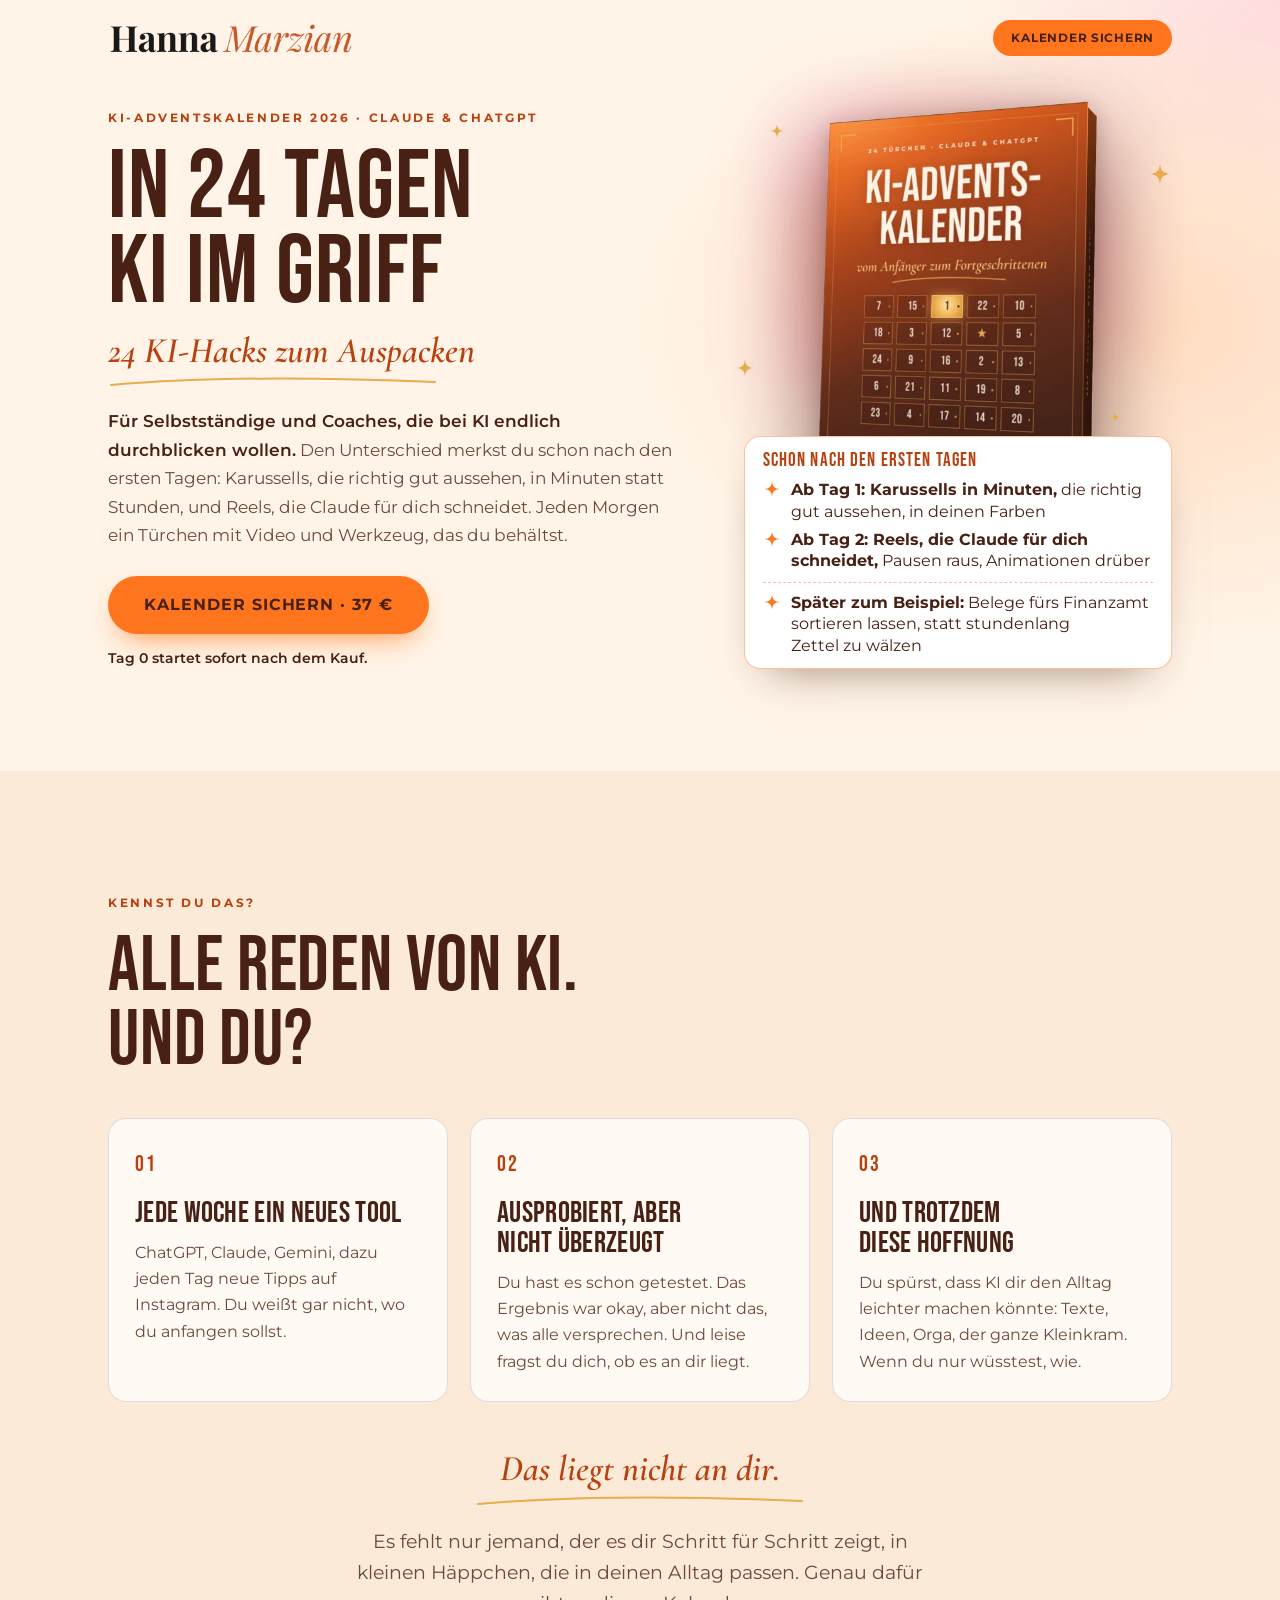
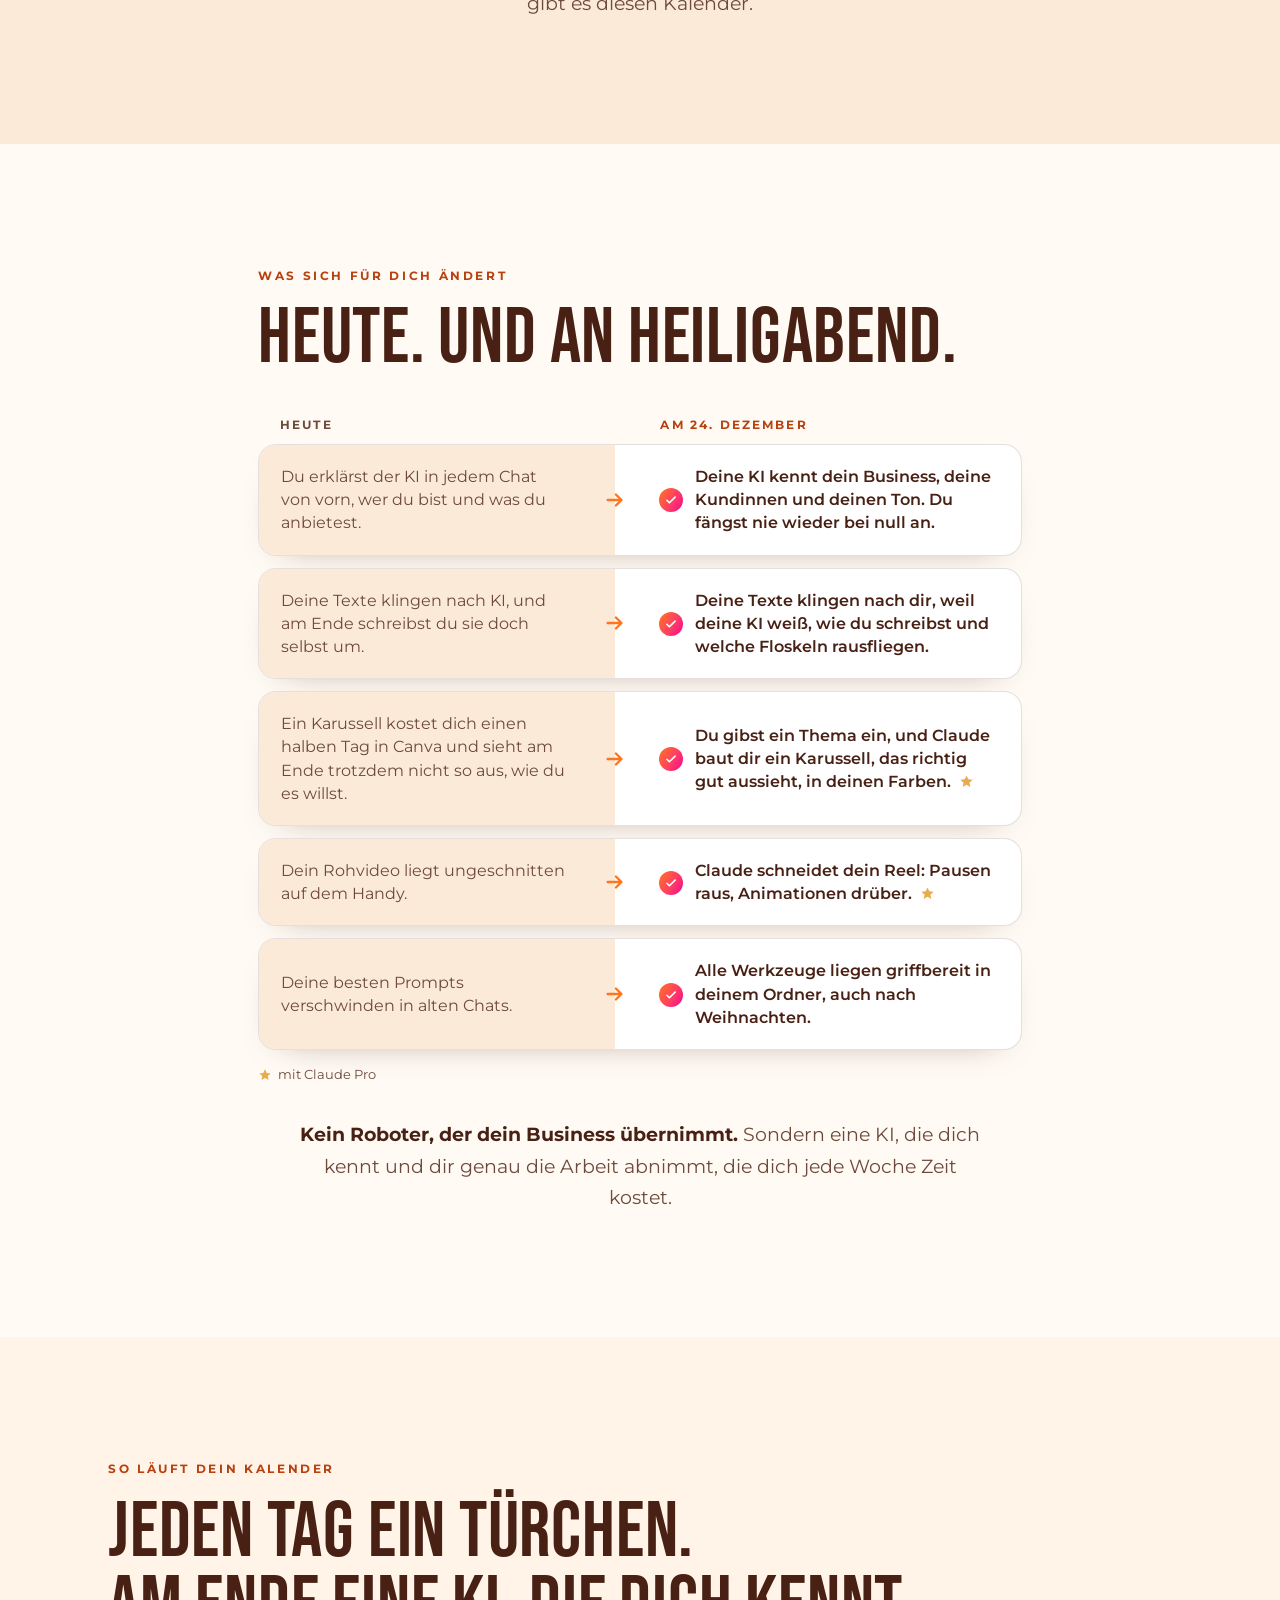
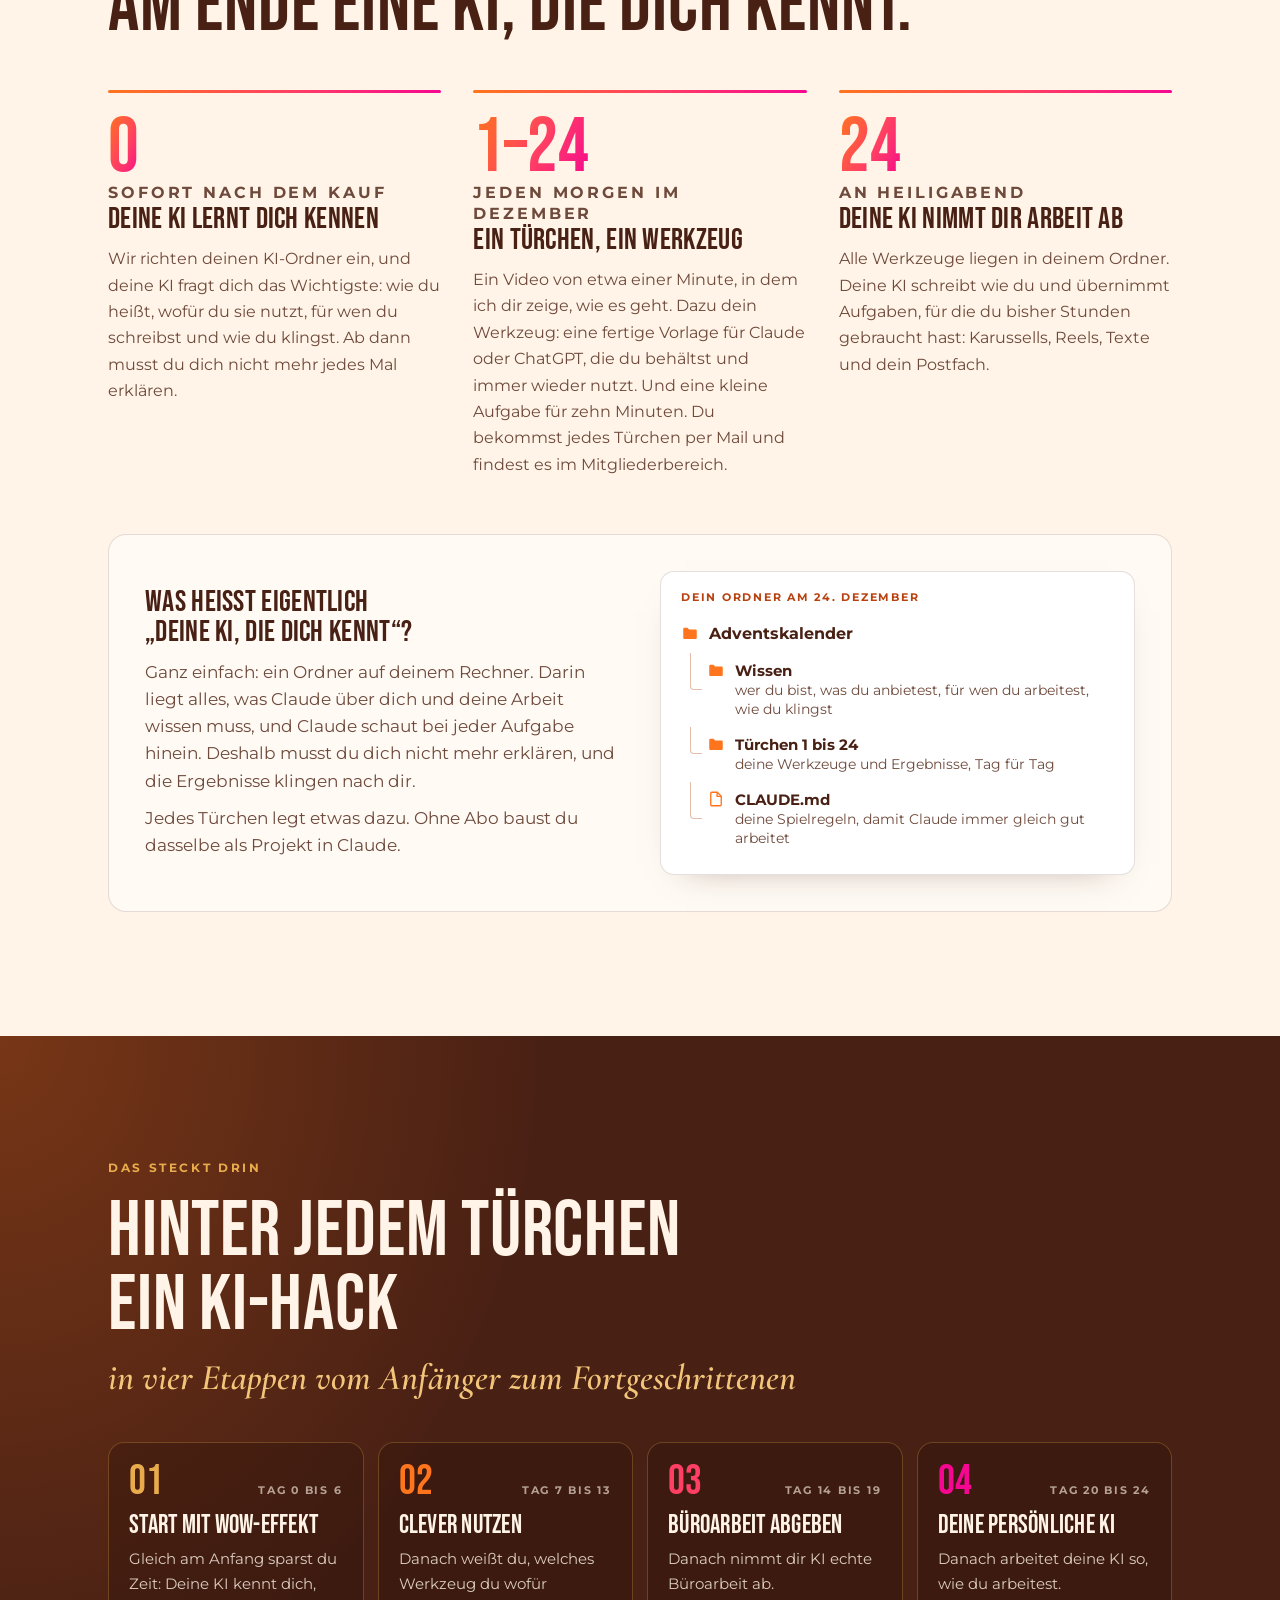
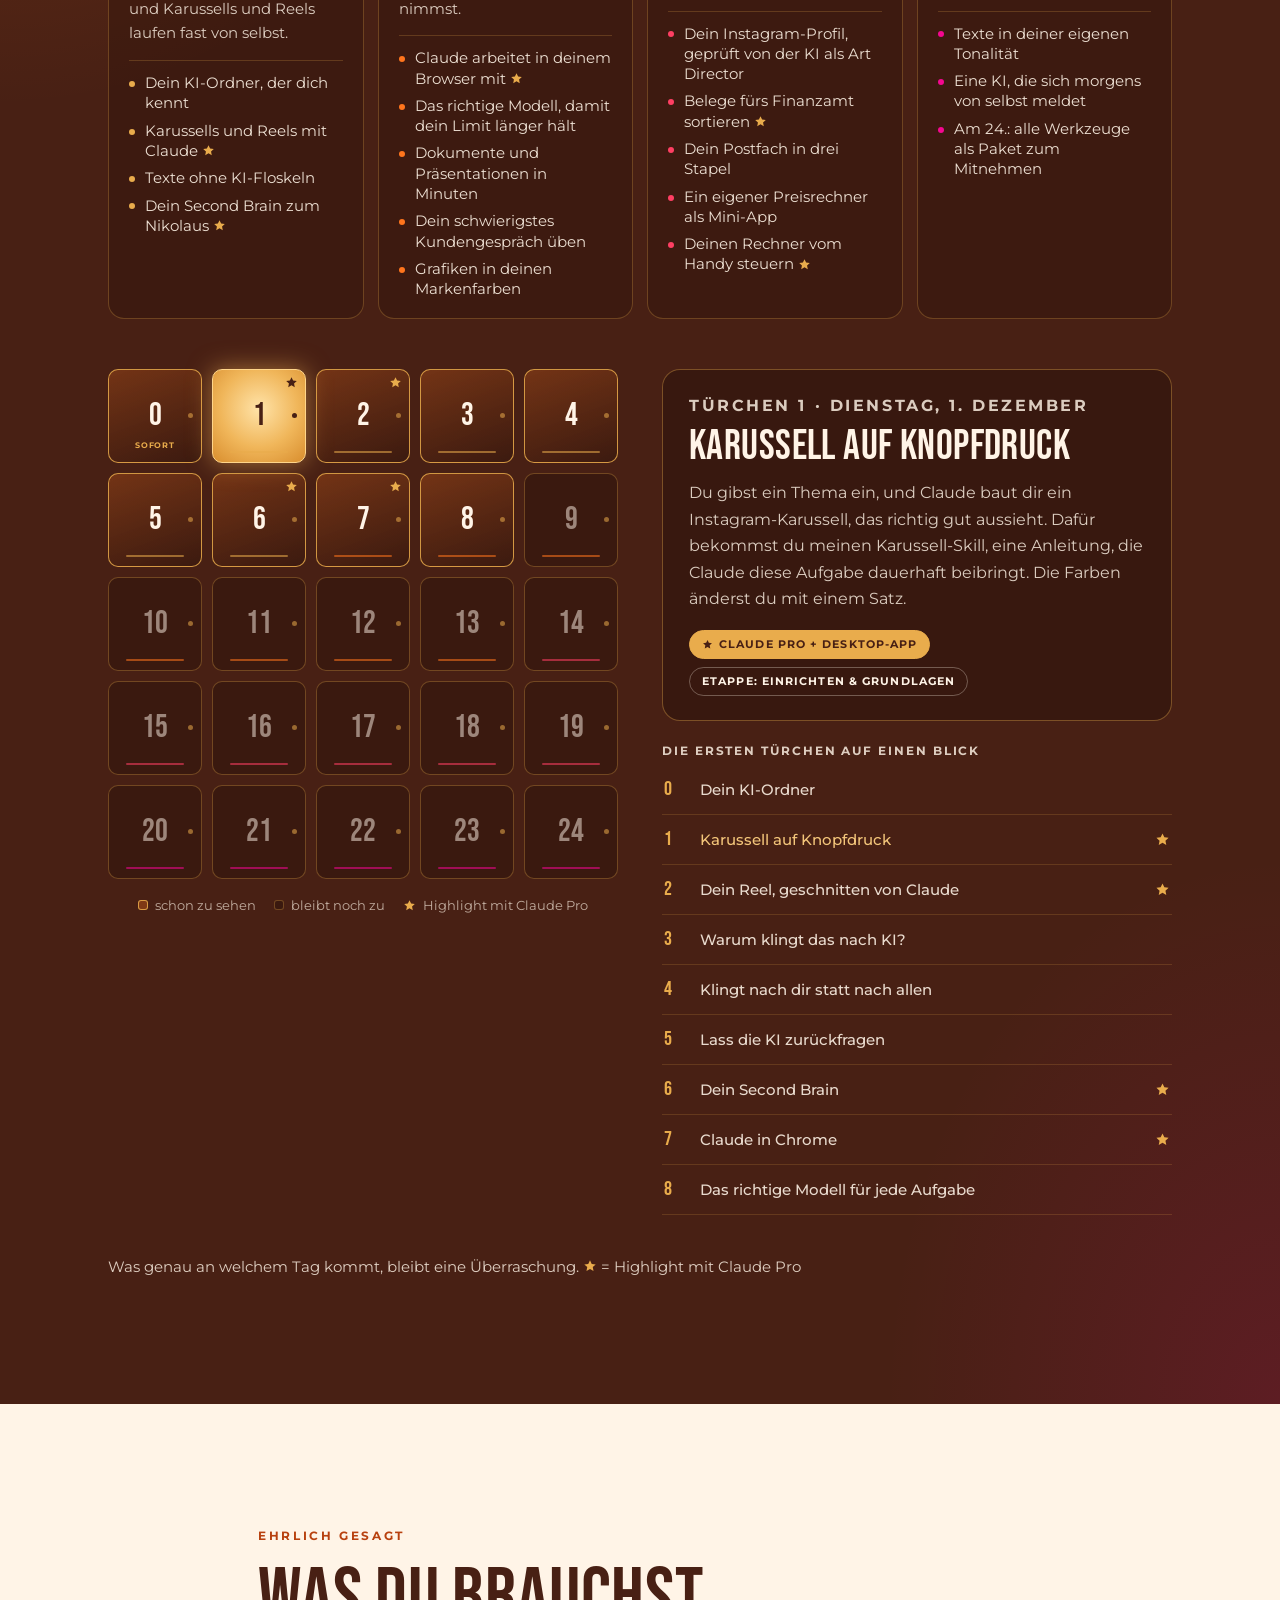
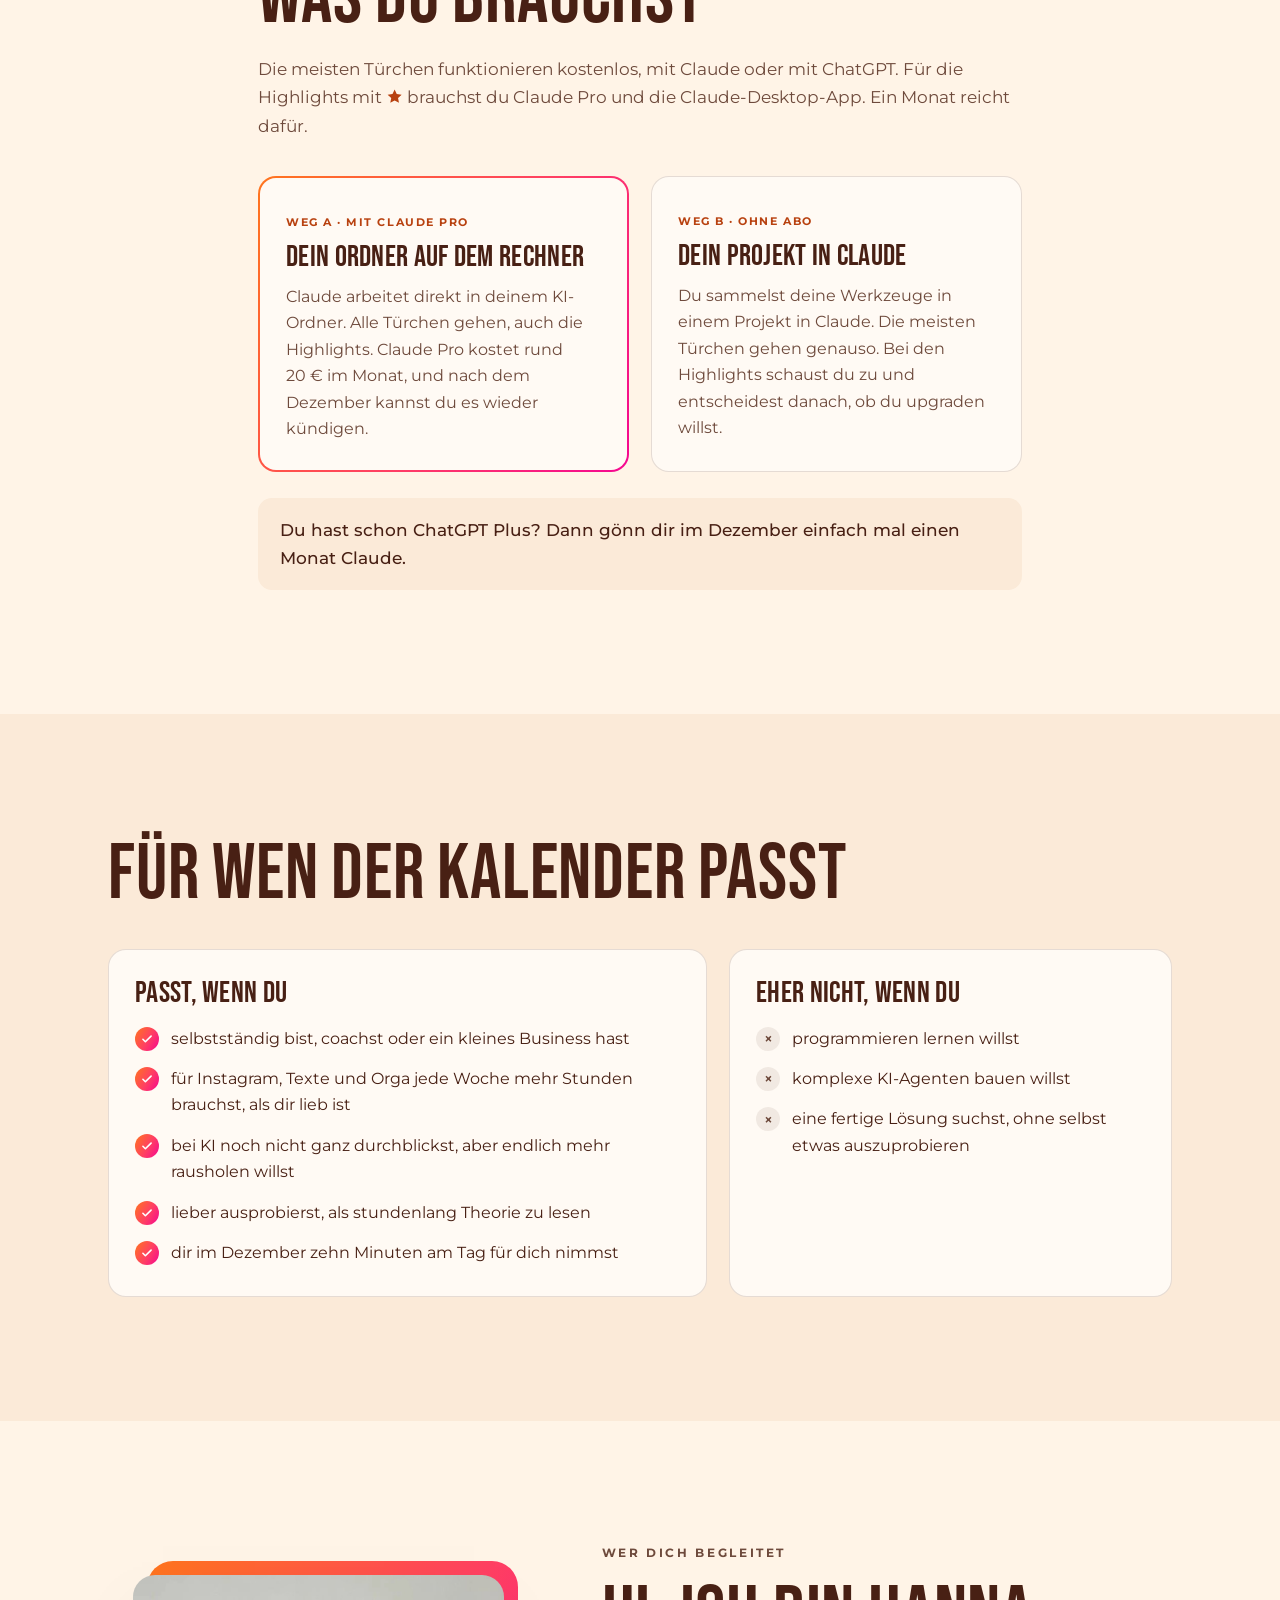
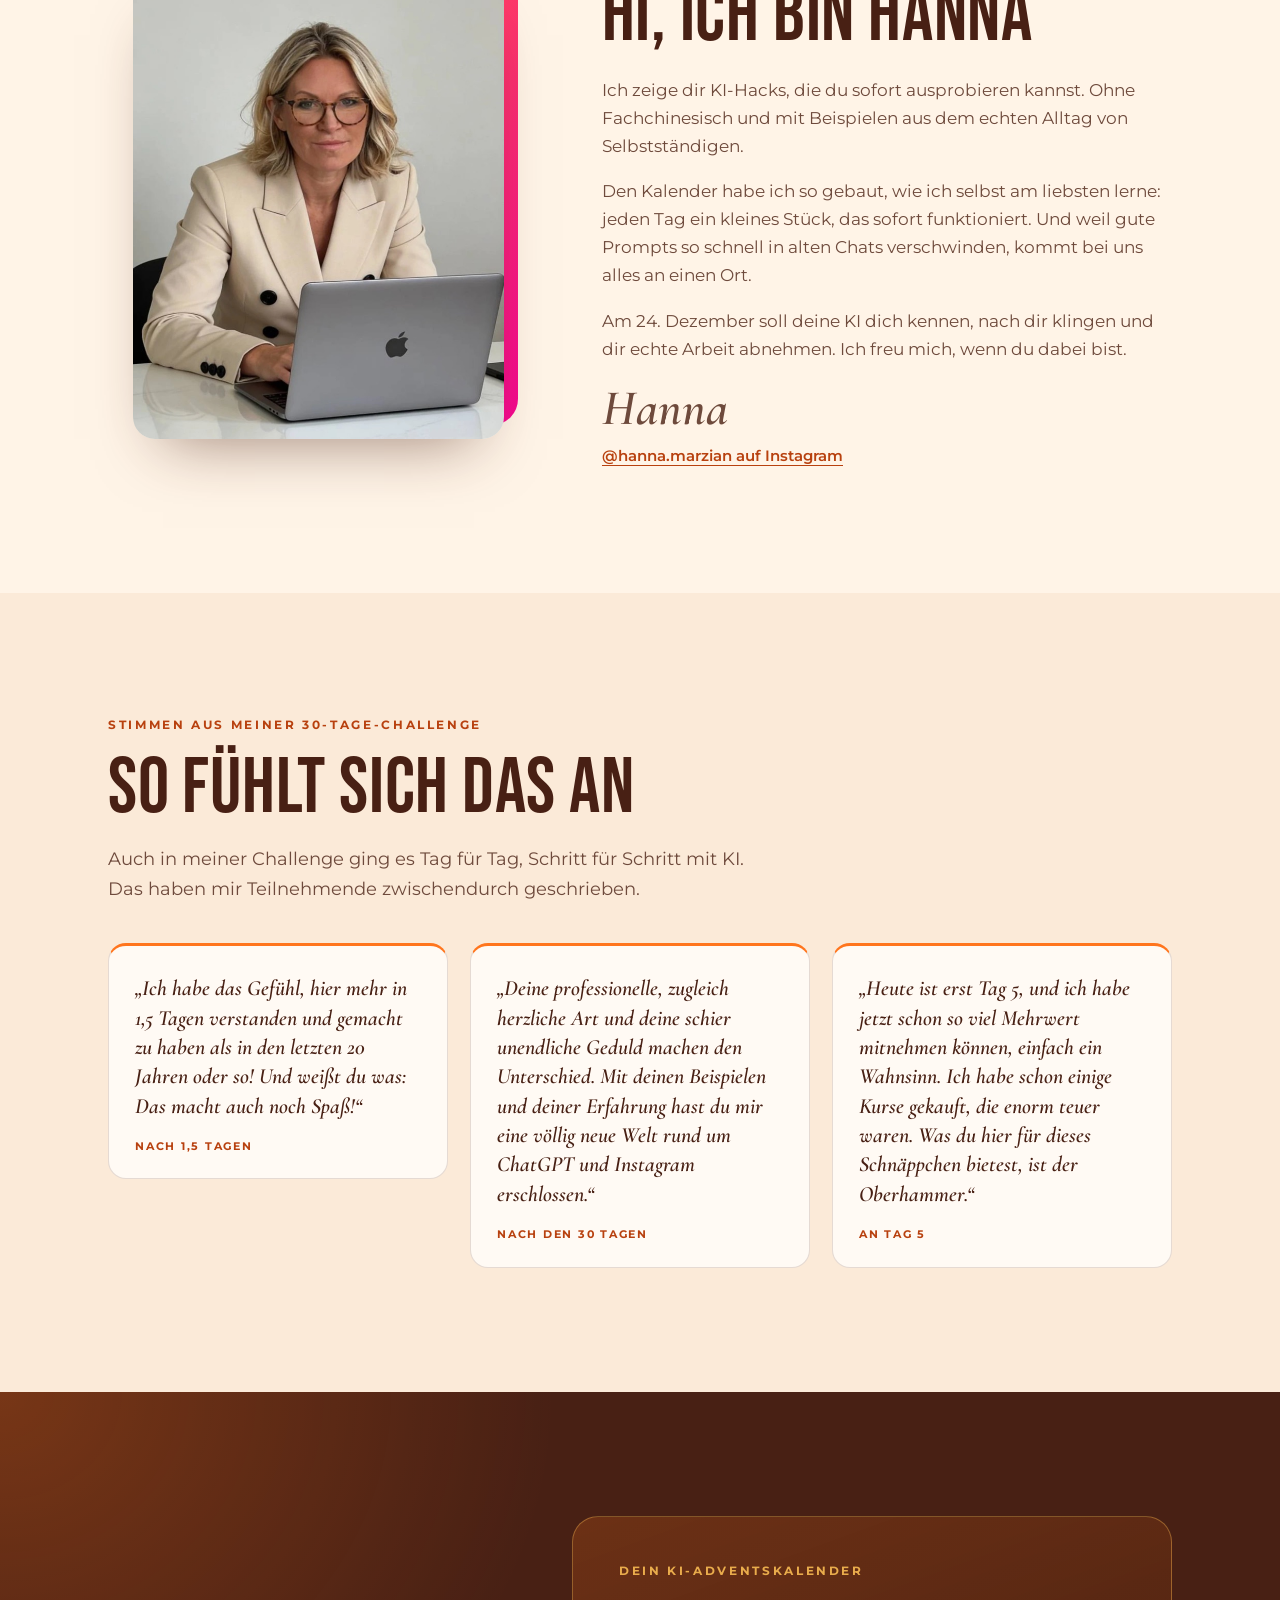
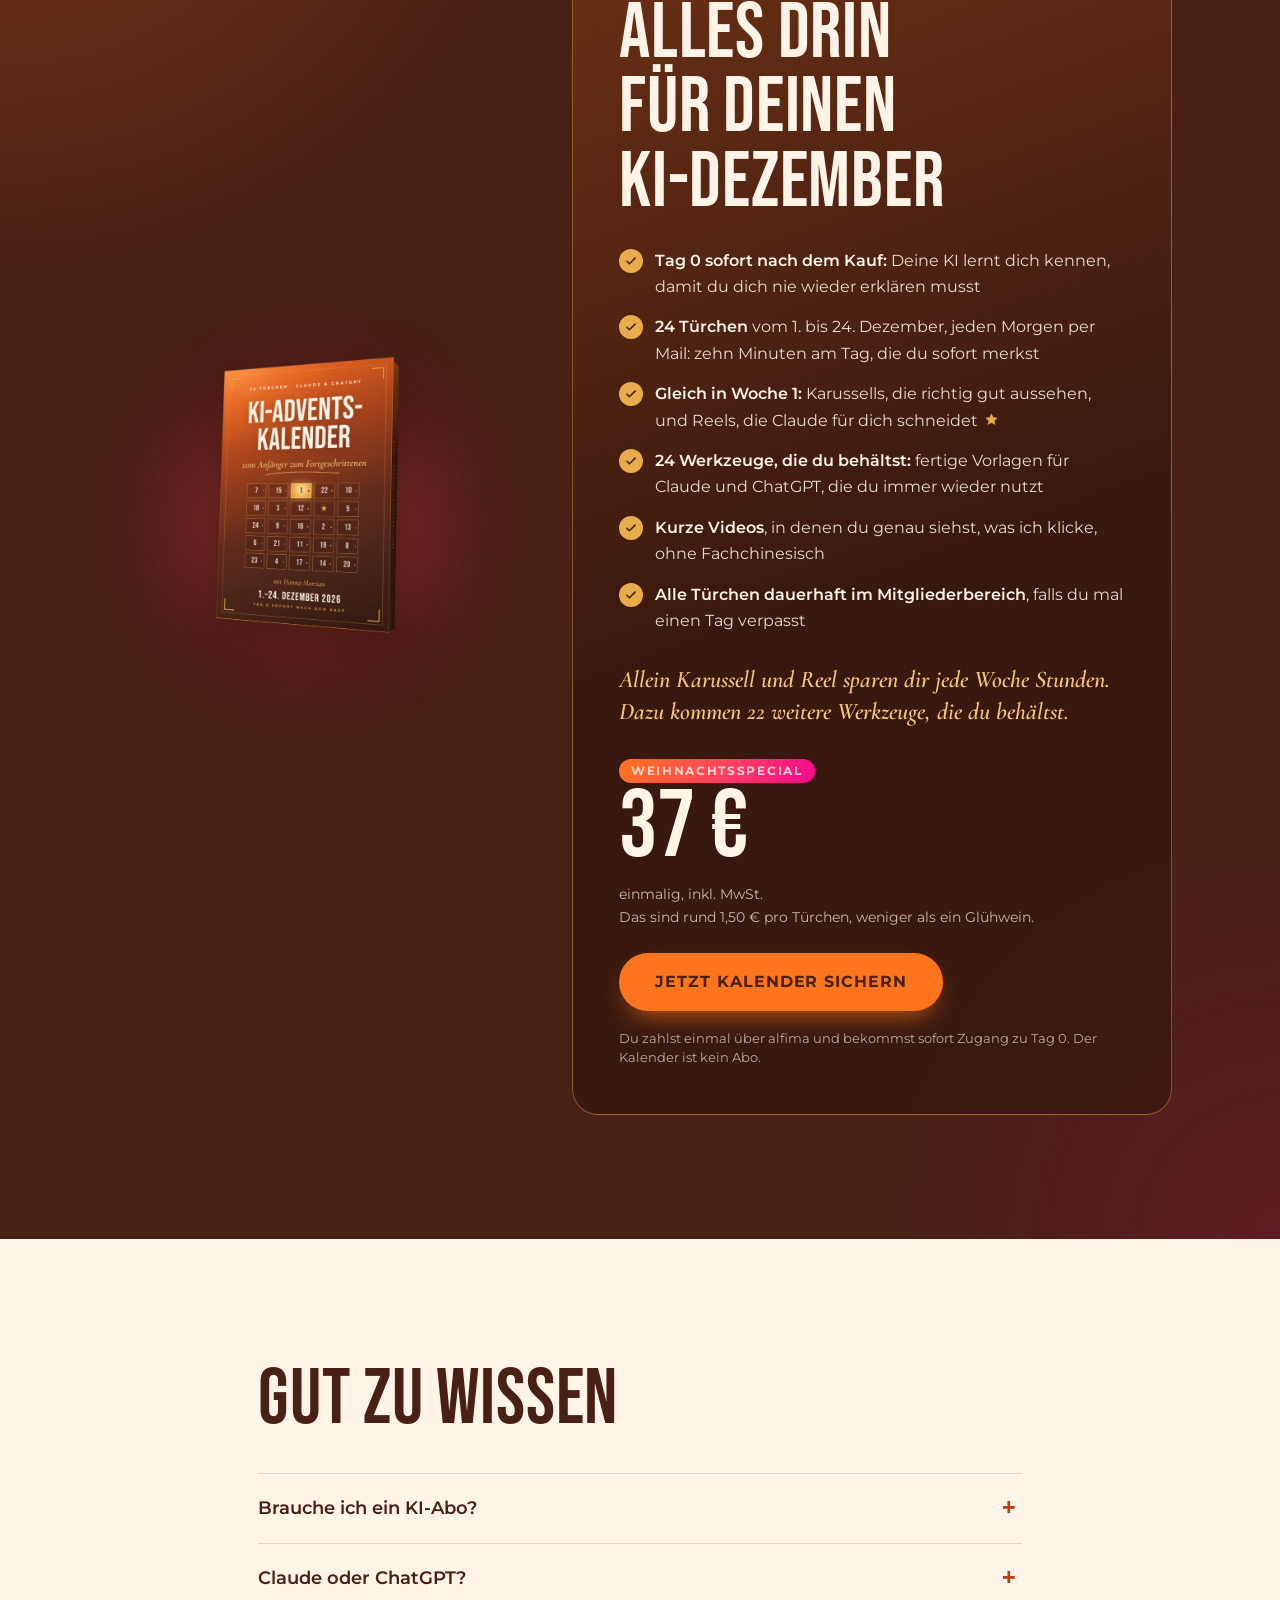
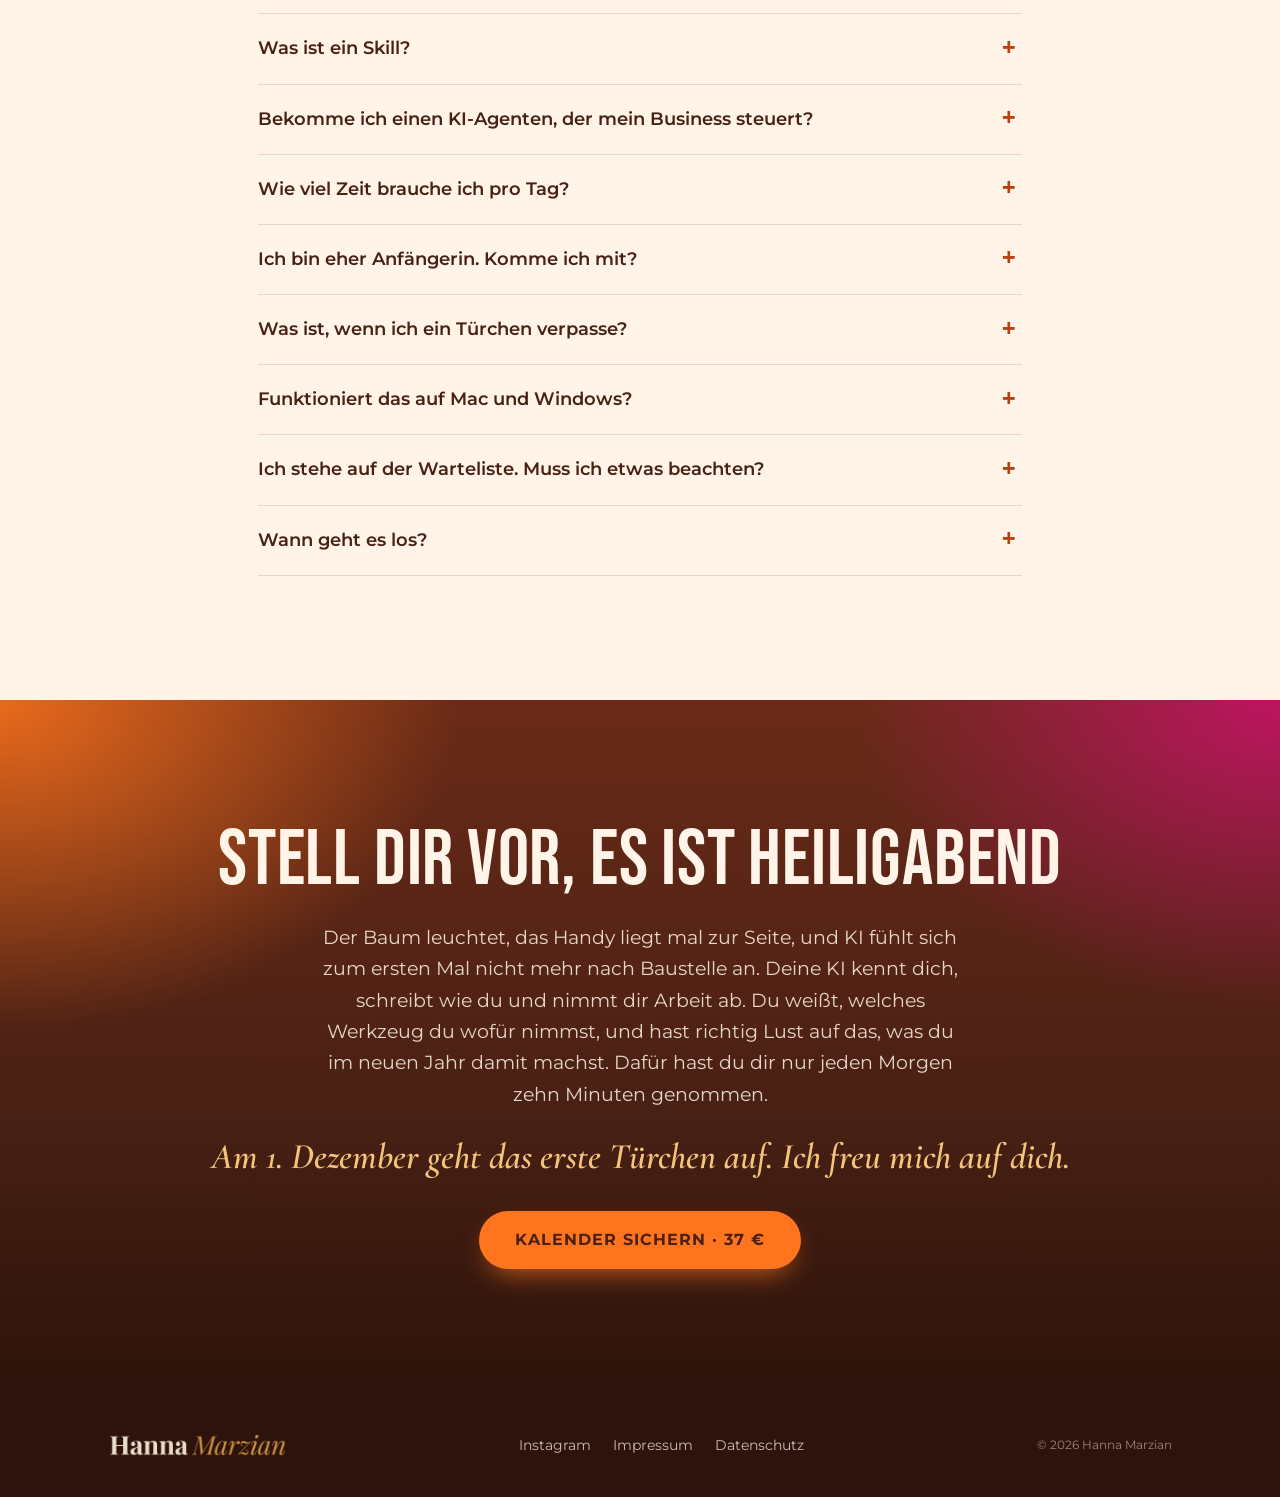
<file: index.html>
<!DOCTYPE html>
<html lang="de">
<head>
<meta charset="utf-8" />
<meta name="viewport" content="width=device-width, initial-scale=1" />

<!-- =====================================================================
     HIER ÄNDERN: Preis und Checkout-Link
     preis:        nur die Zahl, zum Beispiel "29" oder "37"
     checkoutLink: den alfima-Checkout-Link zwischen die Anführungszeichen
     Solange checkoutLink leer ist, springen die Kauf-Buttons zum Angebot.
     ===================================================================== -->
<script>
  window.KALENDER = {
    preis: "37",
    checkoutLink: "https://alfima.com/hanna_marzian/adventskalender"
  };
</script>

<title>KI-Adventskalender 2026 · In 24 Tagen KI im Griff · Hanna Marzian</title>
<meta name="description" content="24 Türchen für Claude und ChatGPT: jeden Morgen ein kurzes Video und ein Werkzeug, das du behältst. Am 24. Dezember kennt deine KI dein Business, schreibt wie du und nimmt dir echte Arbeit ab." />
<meta name="color-scheme" content="light" />
<meta name="theme-color" content="#FFF4E7" />
<!-- Link-Vorschau für WhatsApp, Instagram und Co. Läuft die Seite unter einer anderen Adresse, hier die Adresse anpassen. -->
<meta property="og:type" content="website" />
<meta property="og:locale" content="de_DE" />
<meta property="og:title" content="KI-Adventskalender 2026 · In 24 Tagen KI im Griff" />
<meta property="og:description" content="In 24 Tagen zu einer KI, die dich kennt und für dich arbeitet: 24 Türchen für Claude und ChatGPT mit Hanna Marzian." />
<meta property="og:url" content="https://ki-adventskalender-hanna.netlify.app/" />
<meta property="og:image" content="https://ki-adventskalender-hanna.netlify.app/og-image.jpg" />
<meta property="og:image:width" content="1200" />
<meta property="og:image:height" content="630" />
<meta name="twitter:card" content="summary_large_image" />
<link rel="icon" href="favicon.svg" type="image/svg+xml" />
<link rel="apple-touch-icon" href="apple-touch-icon.png" />
<link rel="preload" href="bebas-neue-latin-400-normal.woff2" as="font" type="font/woff2" crossorigin />
<link rel="preload" href="montserrat-latin-400-normal.woff2" as="font" type="font/woff2" crossorigin />
<link rel="stylesheet" href="fonts.css" />
<script>document.documentElement.classList.add('js');</script>
<style>
  /* Markenfarben und Schriften aus dem Brandbook „KI Hacks“ (Version 2.0, November 2026) */
  :root {
    --orange: #FF751D;
    --coral: #FF3F63;
    --pink: #F50791;
    --choc: #482014;
    --choc-deep: #2D130B;
    --gold: #E9AC4C;
    --gold-soft: #F3C57A;
    --cream: #FFF4E7;
    --cream-2: #FBEAD8;
    --paper: #FFFAF4;
    --orange-ink: #B8410F;   /* dunkleres Orange für kleine Schrift auf Creme, damit sie gut lesbar bleibt */
    --ink: #482014;
    --ink-soft: #6E4A3C;
    --line: rgba(72, 32, 20, 0.14);
    --gA: linear-gradient(120deg, #FF751D 0%, #FF3F63 55%, #F50791 100%);
    --head: 'Bebas Neue', Impact, 'Arial Narrow', sans-serif;
    --body: 'Montserrat', system-ui, -apple-system, 'Segoe UI', sans-serif;
    --acc: 'Cormorant Garamond', Georgia, serif;
    --radius: 18px;
    color-scheme: light;
  }

  *, *::before, *::after { box-sizing: border-box; }
  html { scroll-behavior: smooth; -webkit-text-size-adjust: 100%; }
  body {
    margin: 0; background: var(--cream); color: var(--ink);
    font: 400 17px/1.65 var(--body);
    -webkit-font-smoothing: antialiased; text-rendering: optimizeLegibility;
  }
  img { max-width: 100%; height: auto; display: block; }
  a { color: inherit; }
  p { margin: 0 0 1em; }
  .wrap { max-width: 1160px; margin: 0 auto; padding: 0 22px; position: relative; }
  .narrow { max-width: 860px; }
  @media (min-width: 900px) { .wrap { padding: 0 48px; } }
  section { padding: clamp(72px, 10vw, 124px) 0; position: relative; }

  h1, h2, h3 {
    font-family: var(--head); font-weight: 400; text-transform: uppercase;
    letter-spacing: 0.01em; line-height: 0.95; margin: 0; text-wrap: balance;
  }
  h1 { font-size: clamp(60px, 10.4vw, 124px); line-height: 0.88; }
  h2 { font-size: clamp(44px, 6.4vw, 78px); }
  h3 { font-size: clamp(26px, 2.6vw, 30px); line-height: 1; }
  .center { text-align: center; }
  .nw { white-space: nowrap; }

  .eyebrow {
    font: 700 12px/1.4 var(--body); letter-spacing: 0.22em; text-transform: uppercase;
    color: var(--orange-ink); margin: 0 0 18px;
  }
  .acc {
    font-family: var(--acc); font-style: italic; font-weight: 600;
    font-size: clamp(25px, 3vw, 36px); line-height: 1.15; color: var(--orange-ink); margin: 0;
  }
  .swoosh { display: block; width: min(330px, 78%); height: 14px; margin-top: 4px; }
  .swoosh path { fill: none; stroke: var(--gold); stroke-width: 2; stroke-linecap: round; }
  .center .swoosh { margin-left: auto; margin-right: auto; }

  .btn {
    display: inline-block; text-align: center; white-space: nowrap;
    background: var(--orange); color: var(--choc);
    font: 700 15px/1 var(--body); letter-spacing: 0.06em; text-transform: uppercase; text-decoration: none;
    padding: 19px 30px; border-radius: 999px; border: 0; cursor: pointer;
    box-shadow: 0 12px 28px -12px rgba(255, 117, 29, 0.9);
    transition: transform 0.2s ease, box-shadow 0.2s ease, background-color 0.2s ease;
  }
  .btn:hover { transform: translateY(-2px); background: #FF8536; box-shadow: 0 18px 32px -14px rgba(255, 117, 29, 0.95); }
  .btn:focus-visible { outline: 3px solid var(--choc); outline-offset: 3px; }
  .btn-lg { padding: 21px 36px; font-size: 16px; }
  .i { width: 1em; height: 1em; fill: currentColor; flex: none; }

  /* ---------- Kopfzeile ---------- */
  .top { position: absolute; top: 0; left: 0; right: 0; z-index: 5; }
  .top .wrap { display: flex; align-items: center; justify-content: space-between; gap: 16px; padding-top: 20px; padding-bottom: 20px; }
  .top img { height: 27px; width: auto; }
  .top .btn { padding: 12px 18px; font-size: 12px; box-shadow: none; }
  @media (min-width: 900px) { .top img { height: 33px; } }
  @media (max-width: 520px) { .top .btn { display: none; } }

  /* ---------- Hero ---------- */
  .hero {
    padding-top: clamp(92px, 8.6vw, 118px); padding-bottom: clamp(64px, 8vw, 110px); overflow: hidden;
    background:
      radial-gradient(55% 60% at 88% 42%, rgba(255, 117, 29, 0.20), transparent 70%),
      radial-gradient(35% 40% at 100% 0%, rgba(245, 7, 145, 0.10), transparent 70%),
      var(--cream);
  }
  .hero-grid { display: grid; grid-template-areas: "head" "wk1" "visual"; gap: 30px; }
  .hero-head { grid-area: head; }
  .hero-visual { grid-area: visual; position: relative; width: 100%; max-width: 330px; margin: 0 auto; }
  @media (min-width: 960px) {
    /* Rechte Spalte ist so hoch wie die Textspalte: Kalender-Oberkante auf Höhe der Dachzeile,
       Kasten-Unterkante auf Höhe der letzten Zeile unter dem Button. Der Kasten liegt über dem
       Fuß der Box (unter dem Türchen-Raster). Die Prozentwerte sind auf die Grafik (720 × 933 px)
       abgestimmt: Box-Oberkante bei y 95, Schnittkante bei y 614. */
    .hero-grid { grid-template-columns: 1.15fr 0.85fr; grid-template-areas: "head visual" "head wk1"; grid-template-rows: 1fr auto; column-gap: 56px; row-gap: 0; align-items: stretch; }
    .hero-head { align-self: start; }
    .hero-visual { max-width: none; width: auto; margin: 0; min-height: 300px; }
    .hero-grid .hero-visual picture { position: absolute; top: -18.3%; bottom: -61.5%; left: -40%; right: -40%; display: flex; justify-content: center; }
    .hero-grid .hero-visual img { height: 100%; width: auto; max-width: none; }
    .hero-grid .hero-visual picture { animation-name: float-sm; }
    .hero-grid .hero-visual .glow { inset: 0 10% -10% 10%; }
    .hero-grid .wk1 { grid-area: wk1; max-width: none; position: relative; z-index: 3; box-shadow: 0 22px 44px -26px rgba(72, 32, 20, 0.6); }
  }
  .hero h1 { color: var(--choc); font-size: clamp(54px, 7.6vw, 98px); }
  .hero .acc { margin-top: 14px; text-wrap: balance; }
  .wk1 {
    grid-area: wk1; margin: 0; max-width: 35em; padding: 14px 18px 12px;
    background: #fff; border: 1.5px solid rgba(255, 117, 29, 0.45); border-radius: 16px;
    box-shadow: 0 16px 36px -24px rgba(72, 32, 20, 0.55);
  }
  .wk1-label { font-family: var(--head); font-size: 19px; letter-spacing: 0.06em; line-height: 1; color: var(--orange-ink); margin: 0 0 9px; }
  .wk1 ul { list-style: none; margin: 0; padding: 0; display: grid; gap: 7px; }
  .wk1 li.later { margin-top: 3px; padding-top: 9px; border-top: 1px dashed rgba(184, 65, 15, 0.3); }
  .wk1 .star { width: 14px; height: 14px; fill: var(--gold); vertical-align: -0.1em; }
  .wk1 li { display: flex; gap: 10px; align-items: flex-start; font-size: 15.5px; line-height: 1.38; color: var(--choc); }
  .wk1 li b { font-weight: 700; }
  .wk1 li > span { text-wrap: pretty; }
  .wk1 li .i { flex: none; width: 18px; height: 18px; margin-top: 1px; fill: var(--orange); }
  .wk1-note { margin: 10px 0 0; font-size: 12.5px; color: var(--ink-soft); display: flex; align-items: center; gap: 6px; }
  .wk1-note .i { width: 13px; height: 13px; fill: var(--gold); }
  .lead { font-size: clamp(17px, 1.35vw, 19px); color: var(--ink-soft); max-width: 33em; margin: 18px 0 0; }
  .hero .lead strong { color: var(--choc); font-weight: 600; }
  .cta-row { display: flex; flex-wrap: wrap; align-items: center; gap: 14px 22px; margin-top: 26px; }
  .cta-note { font-size: 14px; line-height: 1.5; color: var(--ink-soft); margin: 0; }
  .cta-note strong { color: var(--ink); font-weight: 600; }
  #countdown { display: block; font-weight: 600; color: var(--orange-ink); }
  .hero-visual .glow {
    position: absolute; inset: 14% 6% 8% 6%; z-index: 0; filter: blur(38px);
    background: radial-gradient(circle at 42% 42%, rgba(255, 117, 29, 0.55), rgba(245, 7, 145, 0.22) 55%, transparent 72%);
  }
  .hero-visual picture { position: relative; z-index: 1; display: block; animation: float 7s ease-in-out infinite; }
  @keyframes float { 0%, 100% { transform: translateY(0); } 50% { transform: translateY(-10px); } }
  @keyframes float-sm { 0%, 100% { transform: translateY(0); } 50% { transform: translateY(-5px); } }
  .spark { position: absolute; z-index: 2; fill: var(--gold); width: 16px; height: 16px; animation: twinkle 4.5s ease-in-out infinite; }
  .spark.s1 { top: 4%; left: 6%; }
  .spark.s2 { top: 16%; right: 0; width: 24px; height: 24px; animation-delay: 1.3s; }
  .spark.s3 { bottom: 18%; left: -2%; width: 20px; height: 20px; animation-delay: 2.2s; }
  .spark.s4 { bottom: 4%; right: 12%; width: 12px; height: 12px; animation-delay: 0.7s; }
  @keyframes twinkle { 0%, 100% { opacity: 0.9; transform: scale(1); } 50% { opacity: 0.35; transform: scale(0.8); } }

  /* ---------- Kennst du das ---------- */
  .pain { background: var(--cream-2); }
  .cards3 { display: grid; gap: 18px; margin-top: 40px; }
  @media (min-width: 860px) { .cards3 { grid-template-columns: repeat(3, 1fr); gap: 22px; } }
  .card { background: var(--paper); border: 1px solid var(--line); border-radius: var(--radius); padding: 28px 26px 26px; }
  .card .num { font-family: var(--head); font-size: 22px; letter-spacing: 0.08em; color: var(--orange-ink); display: block; margin-bottom: 14px; }
  .card h3 { margin-bottom: 12px; }
  .card p { margin: 0; color: var(--ink-soft); font-size: 16px; }
  .pain .closing { margin-top: 46px; }
  .closing-text { margin: 18px auto 0; max-width: 32em; font-size: clamp(17px, 1.5vw, 19px); color: var(--ink-soft); }

  /* ---------- Erklärung Ordner ---------- */
  .explain { margin-top: 56px; display: grid; gap: 26px; align-items: center; background: var(--paper); border: 1px solid var(--line); border-radius: var(--radius); padding: clamp(22px, 3vw, 36px); }
  @media (min-width: 900px) { .explain { grid-template-columns: 1fr 1fr; gap: 40px; } }
  .explain h3 { margin-bottom: 12px; }
  .explain-text p { color: var(--ink-soft); font-size: 16.5px; margin: 0 0 10px; }
  .explain-text p:last-child { margin-bottom: 0; }
  .tree { background: #fff; border: 1px solid var(--line); border-radius: 14px; padding: 18px 20px; box-shadow: 0 14px 34px -26px rgba(72, 32, 20, 0.5); }
  .tree-title { font: 700 11px/1.3 var(--body); letter-spacing: 0.16em; text-transform: uppercase; color: var(--orange-ink); margin: 0 0 12px; }
  .tree-row { display: flex; gap: 10px; align-items: flex-start; padding: 7px 0 7px 26px; position: relative; font-size: 15px; line-height: 1.4; color: var(--choc); }
  .tree-row.root { padding-left: 0; font-size: 16px; }
  .tree-row:not(.root)::before { content: ""; position: absolute; left: 9px; top: 0; bottom: 50%; width: 12px; border-left: 1.5px solid rgba(184, 65, 15, 0.35); border-bottom: 1.5px solid rgba(184, 65, 15, 0.35); border-bottom-left-radius: 4px; }
  .tree-row b { font-weight: 700; }
  .tree-row span { display: block; color: var(--ink-soft); font-size: 14px; }
  .ti { flex: none; width: 18px; height: 18px; margin-top: 1px; color: var(--orange); }

  /* ---------- Heute und an Heiligabend ---------- */
  .change { background: var(--paper); }
  .vs-head { display: none; }
  .vs { list-style: none; margin: 32px 0 0; padding: 0; display: grid; gap: 12px; }
  .vs-row {
    display: grid; grid-template-columns: 1fr; border-radius: var(--radius); overflow: hidden;
    border: 1px solid var(--line); background: #fff; box-shadow: 0 14px 34px -26px rgba(72, 32, 20, 0.5);
  }
  .vs-row p { margin: 0; padding: 14px 18px; font-size: 15px; line-height: 1.45; }
  .vs-after { font-size: 16px; }
  .vs-tag { display: block; font: 700 10.5px/1.3 var(--body); letter-spacing: 0.18em; text-transform: uppercase; margin-bottom: 4px; }
  .vs-before { background: var(--cream-2); color: var(--ink-soft); }
  .vs-before .vs-tag { color: var(--ink-soft); opacity: 0.8; }
  .vs-after { position: relative; color: var(--choc); font-weight: 600; display: grid; grid-template-columns: auto 1fr; column-gap: 12px; align-items: start; }
  .vs-after .vs-tag { grid-column: 1 / -1; color: var(--orange-ink); }
  .vs-check { flex: none; width: 24px; height: 24px; border-radius: 50%; background: var(--gA); color: #fff; display: grid; place-items: center; margin-top: 1px; }
  .vs-check .i { width: 14px; height: 14px; }
  .vs-star { width: 15px; height: 15px; fill: var(--gold); vertical-align: -0.1em; margin-left: 4px; }
  .vs-arrow { display: none; }
  .vs-note { margin: 14px 0 0; font-size: 13px; color: var(--ink-soft); display: flex; align-items: center; gap: 6px; }
  .vs-note .i { width: 14px; height: 14px; fill: var(--gold); }
  .vs-close { margin: 34px auto 0; max-width: 36em; text-align: center; font-size: clamp(17px, 1.5vw, 19px); color: var(--ink-soft); }
  .vs-close strong { color: var(--choc); }
  @media (min-width: 760px) {
    .vs-head { display: grid; grid-template-columns: 1fr 44px 1.15fr; margin-top: 40px; padding: 0 22px; font: 700 12px/1.3 var(--body); letter-spacing: 0.18em; text-transform: uppercase; }
    .vs-head span:first-child { color: var(--ink-soft); }
    .vs-head span:last-child { grid-column: 3; color: var(--orange-ink); padding-left: 22px; }
    .vs { margin-top: 12px; }
    .vs-row { grid-template-columns: 1fr 44px 1.15fr; align-items: stretch; }
    .vs-row .vs-tag { display: none; }
    .vs-row p { padding: 20px 22px; display: flex; align-items: center; font-size: 16px; }
    .vs-row .vs-after { display: grid; align-content: center; }
    .vs-arrow { display: grid; place-items: center; background: linear-gradient(90deg, var(--cream-2) 50%, #fff 50%); color: var(--orange); }
    .vs-arrow .i { width: 22px; height: 22px; }
  }

  /* ---------- So läuft's ---------- */
  .steps { list-style: none; margin: 46px 0 0; padding: 0; display: grid; gap: 34px; }
  @media (min-width: 900px) { .steps { grid-template-columns: repeat(3, 1fr); gap: 32px; } }
  .step { position: relative; padding-top: 24px; }
  .step::before { content: ""; position: absolute; top: 0; left: 0; right: 0; height: 3px; border-radius: 3px; background: var(--gA); }
  .step-n {
    font-family: var(--head); font-size: clamp(58px, 6vw, 78px); line-height: 0.9; display: inline-block;
    background: var(--gA); -webkit-background-clip: text; background-clip: text; color: transparent;
  }
  .step-when { font: 700 12px/1.3 var(--body); letter-spacing: 0.18em; text-transform: uppercase; color: var(--orange-ink); margin: 14px 0 8px; }
  .step h3 { margin-bottom: 12px; }
  .step p { color: var(--ink-soft); font-size: 16px; margin: 0; }

  /* ---------- Dunkle Abschnitte ---------- */
  .dark {
    color: var(--cream);
    background:
      radial-gradient(70% 55% at 0% 0%, rgba(255, 117, 29, 0.26), transparent 62%),
      radial-gradient(50% 45% at 100% 100%, rgba(245, 7, 145, 0.12), transparent 62%),
      var(--choc);
  }
  .dark h2, .dark h3 { color: var(--cream); }
  .dark p { color: rgba(255, 244, 231, 0.82); }
  .dark .eyebrow { color: var(--gold); }
  .dark .acc { color: var(--gold-soft); }
  .dark .btn:focus-visible { outline-color: var(--cream); }
  .dark .spark { opacity: 0.6; }

  /* ---------- Kalender ---------- */
  .stages { display: grid; gap: 14px; margin: 44px 0 50px; }
  @media (min-width: 700px) { .stages { grid-template-columns: repeat(2, 1fr); } }
  @media (min-width: 1080px) { .stages { grid-template-columns: repeat(4, 1fr); } }
  .stage { border: 1px solid rgba(233, 172, 76, 0.28); border-radius: 16px; padding: 20px 20px 18px; background: rgba(45, 19, 11, 0.35); }
  .stage-top { display: flex; align-items: baseline; justify-content: space-between; gap: 8px; }
  .stage-n { font-family: var(--head); font-size: 42px; line-height: 0.9; color: var(--sc); }
  .stage-days { font: 700 11px/1 var(--body); letter-spacing: 0.16em; text-transform: uppercase; color: rgba(255, 244, 231, 0.62); }
  .stage h3 { font-size: 26px; margin: 12px 0 8px; }
  .stage p { font-size: 15px; margin: 0; }
  .stage-list { list-style: none; margin: 14px 0 0; padding: 12px 0 0; border-top: 1px solid rgba(233, 172, 76, 0.22); display: grid; gap: 7px; }
  .stage-list li { position: relative; padding-left: 16px; font-size: 14.5px; line-height: 1.4; color: rgba(255, 244, 231, 0.9); }
  .stage-list li::before { content: ""; position: absolute; left: 0; top: 0.55em; width: 6px; height: 6px; border-radius: 50%; background: var(--sc); }
  .stage-list .star { width: 13px; height: 13px; fill: var(--gold); vertical-align: -0.1em; }


  .cal { display: grid; gap: 26px; }
  @media (min-width: 960px) { .cal { grid-template-columns: minmax(0, 1fr) minmax(0, 1fr); gap: 44px; align-items: start; } }
  .cal-grid { display: grid; grid-template-columns: repeat(5, 1fr); gap: clamp(6px, 1.2vw, 10px); max-width: 540px; width: 100%; margin: 0 auto; }
  .door {
    -webkit-appearance: none; appearance: none; font: inherit; margin: 0; padding: 0;
    position: relative; aspect-ratio: 1 / 1; border-radius: 10px; cursor: pointer;
    border: 1px solid rgba(233, 172, 76, 0.32); background: rgba(45, 19, 11, 0.5);
    color: rgba(255, 244, 231, 0.5);
    font-family: var(--head); font-size: clamp(22px, 3.6vw, 32px); line-height: 1;
    transition: transform 0.18s ease, box-shadow 0.18s ease, background 0.18s ease, color 0.18s ease;
  }
  .door::after { content: ""; position: absolute; right: 9%; top: 50%; width: 5px; height: 5px; margin-top: -2.5px; border-radius: 50%; background: rgba(233, 172, 76, 0.55); }
  .door .bar { position: absolute; left: 18%; right: 18%; bottom: 9%; height: 2px; border-radius: 2px; background: var(--sc); opacity: 0.55; }
  .door .d-star { position: absolute; top: 7%; right: 8%; width: 28%; max-width: 13px; height: auto; aspect-ratio: 1; fill: var(--gold); }
  .door .d-sub { position: absolute; left: 0; right: 0; bottom: 14%; font: 700 8px/1 var(--body); letter-spacing: 0.12em; text-transform: uppercase; color: var(--gold); }
  .door.open { border-color: rgba(233, 172, 76, 0.85); color: var(--cream); background: linear-gradient(160deg, rgba(255, 117, 29, 0.24), rgba(45, 19, 11, 0.45)); }
  .door:hover { transform: translateY(-2px); box-shadow: 0 0 0 1px rgba(233, 172, 76, 0.7), 0 12px 24px -12px rgba(255, 190, 90, 0.7); }
  .door:focus-visible { outline: 2px solid var(--cream); outline-offset: 2px; }
  .door[aria-pressed="true"] {
    background: radial-gradient(circle at 50% 42%, #FFE3A8 0%, #F0B65A 55%, #D98E2E 100%);
    color: var(--choc); border-color: #FFD58A; box-shadow: 0 0 24px rgba(255, 190, 90, 0.5);
  }
  .door[aria-pressed="true"]::after { background: var(--choc); }
  .door[aria-pressed="true"] .d-star, .door[aria-pressed="true"] .d-sub { fill: var(--choc); color: var(--choc); }
  .cal-legend { display: flex; flex-wrap: wrap; gap: 6px 18px; justify-content: center; font-size: 13px; color: rgba(255, 244, 231, 0.66); margin: 16px 0 0; }
  .cal-legend span { display: inline-flex; align-items: center; gap: 7px; }
  .cal-legend .i { fill: var(--gold); }
  .dot { width: 10px; height: 10px; border-radius: 3px; border: 1px solid rgba(233, 172, 76, 0.85); background: rgba(255, 117, 29, 0.3); }
  .dot.zu { border-color: rgba(233, 172, 76, 0.32); background: rgba(45, 19, 11, 0.5); }

  .cal-panel {
    background: rgba(45, 19, 11, 0.55); border: 1px solid rgba(233, 172, 76, 0.38); border-radius: 18px;
    padding: 26px 26px 24px; min-height: 232px;
  }
  .p-date { font: 700 12px/1.3 var(--body); letter-spacing: 0.16em; text-transform: uppercase; color: var(--gold); margin: 0; }
  .cal-panel h3 { font-size: clamp(32px, 3.4vw, 42px); margin: 10px 0 12px; }
  .cal-panel p { font-size: 16px; margin: 0; }
  .p-tags { display: flex; flex-wrap: wrap; gap: 8px; margin-top: 18px; }
  .tag {
    display: inline-flex; align-items: center; gap: 6px; padding: 8px 12px; border-radius: 999px;
    font: 700 11px/1 var(--body); letter-spacing: 0.1em; text-transform: uppercase;
    border: 1px solid rgba(255, 244, 231, 0.3); color: var(--cream);
  }
  .tag.pro { background: var(--gold); border-color: var(--gold); color: var(--choc); }
  .tag.pro .i { fill: var(--choc); }

  .glance { margin-top: 22px; }
  .glance-title { font: 700 12px/1.3 var(--body); letter-spacing: 0.16em; text-transform: uppercase; color: rgba(255, 244, 231, 0.62); margin: 0 0 6px; }
  .glance ol { list-style: none; margin: 0; padding: 0; }
  .glance button {
    -webkit-appearance: none; appearance: none; width: 100%; display: flex; align-items: baseline; gap: 14px; text-align: left;
    background: none; border: 0; border-bottom: 1px solid rgba(233, 172, 76, 0.18); padding: 11px 2px; cursor: pointer;
    color: rgba(255, 244, 231, 0.88); font: 500 15px/1.35 var(--body);
  }
  .glance button:hover, .glance button[aria-current="true"] { color: var(--gold-soft); }
  .glance button:focus-visible { outline: 2px solid var(--cream); outline-offset: 2px; }
  .glance .g-n { font-family: var(--head); font-size: 20px; color: var(--gold); min-width: 22px; }
  .glance .g-t { flex: 1; }
  .glance .i { fill: var(--gold); align-self: center; }

  .teasers { margin-top: 64px; }
  .teasers-note { margin: 40px 0 0; font-size: 15px; color: rgba(255, 244, 231, 0.72); }
  .teasers-note .i { width: 14px; height: 14px; fill: var(--gold); vertical-align: -0.1em; }
  .teasers h3 { font-size: clamp(30px, 3.2vw, 40px); margin-bottom: 8px; }
  .teasers > p { margin-bottom: 22px; }
  .chips { list-style: none; margin: 0; padding: 0; display: flex; flex-wrap: wrap; gap: 10px; }
  .chips li {
    display: inline-flex; align-items: center; gap: 8px; padding: 12px 18px; border-radius: 999px;
    background: rgba(255, 244, 231, 0.07); border: 1px solid rgba(233, 172, 76, 0.32);
    font-size: 15px; font-weight: 500; line-height: 1.3; color: var(--cream);
  }
  .chips .i { fill: var(--gold); }

  /* ---------- Was du brauchst ---------- */
  .ways { display: grid; gap: 18px; margin-top: 36px; }
  @media (min-width: 820px) { .ways { grid-template-columns: 1fr 1fr; gap: 22px; } }
  .way { background: var(--paper); border: 1px solid var(--line); border-radius: var(--radius); padding: 28px 26px; }
  .way.a { border: 2px solid transparent; background: linear-gradient(var(--paper), var(--paper)) padding-box, var(--gA) border-box; }
  .way .label { display: inline-block; font: 700 11px/1 var(--body); letter-spacing: 0.14em; text-transform: uppercase; color: var(--orange-ink); margin-bottom: 14px; }
  .way h3 { margin-bottom: 12px; }
  .way p { margin: 0; color: var(--ink-soft); font-size: 16px; }
  .needs .lead { max-width: none; }
  .needs .lead .i { fill: var(--orange-ink); vertical-align: -0.12em; }
  .tip { margin: 26px 0 0; padding: 18px 22px; border-radius: 14px; background: var(--cream-2); font-weight: 500; }

  /* ---------- Für wen ---------- */
  .fit-sec { background: var(--cream-2); }
  .fit { display: grid; gap: 18px; margin-top: 36px; }
  @media (min-width: 820px) { .fit { grid-template-columns: 1.15fr 0.85fr; gap: 22px; } }
  .fit > div { background: var(--paper); border: 1px solid var(--line); border-radius: var(--radius); padding: 28px 26px 16px; }
  .fit h3 { margin-bottom: 18px; }
  .fit ul { list-style: none; margin: 0; padding: 0; }
  .fit li { position: relative; padding-left: 36px; margin: 0 0 14px; font-size: 16px; }
  .fit li .mark { position: absolute; left: 0; top: 1px; width: 24px; height: 24px; border-radius: 50%; display: grid; place-items: center; }
  .fit-yes .mark { background: var(--gA); color: #fff; }
  .fit-no .mark { background: rgba(72, 32, 20, 0.08); color: var(--ink-soft); font: 600 15px/1 var(--body); }
  .fit .mark .i { width: 14px; height: 14px; }

  /* ---------- Über Hanna ---------- */
  .about { display: grid; gap: 40px; align-items: center; }
  @media (min-width: 900px) { .about { grid-template-columns: 0.85fr 1.15fr; gap: 72px; } }
  .about-photo { margin: 0 auto; position: relative; max-width: 420px; width: 88%; }
  .about-photo::before { content: ""; position: absolute; inset: -14px -14px 14px 14px; border-radius: 26px; background: var(--gA); }
  .about-photo img { position: relative; border-radius: 22px; aspect-ratio: 4 / 5; object-fit: cover; box-shadow: 0 30px 60px -30px rgba(72, 32, 20, 0.55); }
  .about-text p { color: var(--ink-soft); }
  .about-text h2 { margin-bottom: 22px; }
  .sign { font-size: clamp(40px, 4vw, 50px); margin: 10px 0 4px; }
  .insta { font-weight: 600; font-size: 15px; color: var(--orange-ink); text-decoration: none; border-bottom: 1px solid currentColor; }
  .insta:hover { color: var(--choc); }

  /* ---------- Angebot ---------- */
  .offer-grid { display: grid; gap: 34px; align-items: center; }
  @media (min-width: 960px) { .offer-grid { grid-template-columns: 0.8fr 1.2fr; gap: 64px; } }
  .offer-visual { position: relative; max-width: 360px; width: 74%; margin: 0 auto; }
  .offer-visual .glow { position: absolute; inset: 10% 0 6% 0; filter: blur(40px); background: radial-gradient(circle, rgba(255, 117, 29, 0.55), rgba(245, 7, 145, 0.2) 60%, transparent 75%); }
  .offer-visual picture { position: relative; display: block; }
  .offer-card {
    border: 1px solid rgba(233, 172, 76, 0.42); border-radius: 26px; padding: clamp(26px, 4vw, 46px);
    background: linear-gradient(160deg, rgba(255, 117, 29, 0.20), rgba(45, 19, 11, 0.55) 55%);
  }
  .offer-card h2 { margin-bottom: 6px; }
  .checks { list-style: none; margin: 28px 0 30px; padding: 0; }
  .checks li { position: relative; padding-left: 36px; margin: 0 0 14px; color: rgba(255, 244, 231, 0.88); font-size: 16px; }
  .checks li strong { color: var(--cream); font-weight: 600; }
  .checks .mark { position: absolute; left: 0; top: 1px; width: 24px; height: 24px; border-radius: 50%; background: var(--gold); color: var(--choc); display: grid; place-items: center; }
  .checks .mark .i { width: 14px; height: 14px; }
  .offer-card .value-line { margin: 26px 0 10px; color: var(--gold-soft); font-style: italic; font-weight: 600; font-family: var(--acc); font-size: clamp(21px, 1.9vw, 24px); line-height: 1.3; }
  .checks .star-inline { width: 15px; height: 15px; fill: var(--gold); vertical-align: -0.1em; margin-left: 2px; }
  .special { margin: 22px 0 4px; display: inline-block; padding: 5px 12px; border-radius: 999px; background: var(--gA); color: #fff; font: 700 12px/1.2 var(--body); letter-spacing: 0.14em; text-transform: uppercase; }
  .price { display: flex; align-items: baseline; gap: 14px; flex-wrap: wrap; margin-bottom: 24px; }
  .amount { font-family: var(--head); font-size: clamp(68px, 8vw, 96px); line-height: 0.85; color: var(--cream); }
  .price-note { font-size: 14px; color: rgba(255, 244, 231, 0.72); }
  .fine { font-size: 13px; line-height: 1.5; margin: 18px 0 0; color: rgba(255, 244, 231, 0.66) !important; }

  /* ---------- FAQ ---------- */
  .faq-list { margin-top: 36px; border-top: 1px solid var(--line); }
  .faq-list details { border-bottom: 1px solid var(--line); }
  .faq-list summary { list-style: none; cursor: pointer; padding: 22px 46px 22px 0; font: 600 18px/1.4 var(--body); position: relative; }
  .faq-list summary::-webkit-details-marker { display: none; }
  .faq-list summary::after {
    content: "+"; position: absolute; right: 6px; top: 50%; transform: translateY(-50%);
    font: 400 34px/1 var(--head); color: var(--orange-ink); transition: transform 0.2s ease;
  }
  .faq-list details[open] summary::after { transform: translateY(-50%) rotate(45deg); }
  .faq-list summary:focus-visible { outline: 2px solid var(--choc); outline-offset: 4px; border-radius: 4px; }
  .faq-list details p { margin: 0 0 22px; color: var(--ink-soft); max-width: 48em; }

  /* ---------- Stimmen ---------- */
  .voices { background: var(--cream-2); }
  .voices-intro { max-width: 36em; color: var(--ink-soft); margin: 18px 0 0; font-size: clamp(17px, 1.4vw, 18px); }
  .voices-grid { display: grid; gap: 18px; margin-top: 40px; }
  @media (min-width: 900px) { .voices-grid { grid-template-columns: repeat(3, 1fr); gap: 22px; align-items: start; } }
  .voice { margin: 0; background: var(--paper); border: 1px solid var(--line); border-radius: var(--radius); padding: 28px 26px 24px; border-top: 3px solid var(--orange); }
  .voice blockquote { margin: 0; }
  .voice blockquote p { margin: 0; font-family: var(--acc); font-style: italic; font-weight: 600; font-size: clamp(20px, 1.7vw, 22px); line-height: 1.35; color: var(--choc); }
  .voice figcaption { margin-top: 18px; font: 700 11px/1.4 var(--body); letter-spacing: 0.16em; text-transform: uppercase; color: var(--orange-ink); }

  /* ---------- Schluss ---------- */
  .final {
    text-align: center; color: var(--cream); overflow: hidden;
    background:
      radial-gradient(60% 80% at 0% 0%, rgba(255, 117, 29, 0.85), transparent 60%),
      radial-gradient(55% 75% at 100% 0%, rgba(245, 7, 145, 0.6), transparent 60%),
      linear-gradient(180deg, #6A2A17 0%, var(--choc) 60%, var(--choc-deep) 100%);
  }
  .final h2 { color: var(--cream); max-width: 12em; margin: 0 auto; }
  .final .acc { color: var(--gold-soft); margin-top: 26px; text-wrap: balance; }
  .final-text { max-width: 34em; margin: 24px auto 0; font-size: clamp(17px, 1.5vw, 19px); line-height: 1.65; color: rgba(255, 244, 231, 0.86); }
  .final .btn { margin-top: 34px; }

  /* ---------- Fußzeile ---------- */
  footer { background: var(--choc-deep); color: rgba(255, 244, 231, 0.72); padding: 40px 0 calc(40px + env(safe-area-inset-bottom)); }
  footer .wrap { display: flex; flex-direction: column; gap: 18px; align-items: center; text-align: center; }
  @media (min-width: 760px) { footer .wrap { flex-direction: row; justify-content: space-between; text-align: left; } }
  footer img { height: 24px; width: auto; }
  footer nav { display: flex; flex-wrap: wrap; gap: 8px 22px; justify-content: center; }
  footer a { color: rgba(255, 244, 231, 0.75); text-decoration: none; font-size: 14px; }
  footer a:hover { color: var(--gold); }
  footer small { font-size: 12px; opacity: 0.7; }

  /* ---------- Kauf-Leiste am Handy ---------- */
  .sticky {
    position: fixed; left: 12px; right: 12px; bottom: calc(12px + env(safe-area-inset-bottom)); z-index: 20;
    display: flex; align-items: center; justify-content: space-between; gap: 12px;
    padding: 9px 9px 9px 20px; border-radius: 999px; background: rgba(45, 19, 11, 0.94); color: var(--cream);
    box-shadow: 0 14px 30px -12px rgba(45, 19, 11, 0.6); transform: translateY(160%); transition: transform 0.35s ease;
  }
  .sticky.show { transform: none; }
  .sticky .s-txt { font: 600 12px/1.25 var(--body); color: rgba(255, 244, 231, 0.8); }
  .sticky .s-txt b { display: block; font: 400 21px/1 var(--head); letter-spacing: 0.02em; color: var(--cream); }
  .sticky .btn { padding: 14px 20px; font-size: 12px; box-shadow: none; }
  @media (min-width: 900px) { .sticky { display: none; } }

  /* ---------- Einblenden beim Scrollen ---------- */
  @media (max-width: 480px) {
    .eyebrow { letter-spacing: 0.16em; }
    .btn-lg { font-size: 14px; padding: 18px 22px; }
    .offer-card .btn { display: block; width: 100%; }
    .tag { letter-spacing: 0.06em; }
  }
  .js .reveal { opacity: 0; transform: translateY(18px); transition: opacity 0.7s ease, transform 0.7s ease; }
  .js .reveal.in { opacity: 1; transform: none; }
  @media (prefers-reduced-motion: reduce) {
    html { scroll-behavior: auto; }
    .js .reveal { opacity: 1; transform: none; transition: none; }
    .hero-visual picture, .hero-grid .hero-visual picture, .spark { animation: none; }
    .btn, .door { transition: none; }
  }
</style>
</head>
<body>

<svg width="0" height="0" style="position:absolute" aria-hidden="true" focusable="false">
  <symbol id="i-star" viewBox="0 0 24 24"><path d="M12 2.2l2.95 6.2 6.8.82-5.02 4.68 1.31 6.72L12 17.3l-6.04 3.32 1.31-6.72L2.25 9.22l6.8-.82z"/></symbol>
  <symbol id="i-spark" viewBox="0 0 64 64"><path d="M32 4C34 24 40 30 60 32 40 34 34 40 32 60 30 40 24 34 4 32 24 30 30 24 32 4Z"/></symbol>
  <symbol id="i-folder" viewBox="0 0 24 24"><path d="M3 6.5A1.5 1.5 0 0 1 4.5 5h4.2l2 2.2h8.8A1.5 1.5 0 0 1 21 8.7v9.8a1.5 1.5 0 0 1-1.5 1.5h-15A1.5 1.5 0 0 1 3 18.5z" fill="currentColor"/></symbol>
  <symbol id="i-file" viewBox="0 0 24 24"><path d="M6.5 3h7.2L19 8.3v11.2A1.5 1.5 0 0 1 17.5 21h-11A1.5 1.5 0 0 1 5 19.5v-15A1.5 1.5 0 0 1 6.5 3z" fill="none" stroke="currentColor" stroke-width="1.8"/><path d="M13.5 3v5.5H19" fill="none" stroke="currentColor" stroke-width="1.8"/></symbol>
  <symbol id="i-arrow" viewBox="0 0 24 24"><path d="M4 12h15M13 6l6 6-6 6" fill="none" stroke="currentColor" stroke-width="2.6" stroke-linecap="round" stroke-linejoin="round"/></symbol>
  <symbol id="i-check" viewBox="0 0 24 24"><path d="M5 12.5l4.2 4.2L19 7" fill="none" stroke="currentColor" stroke-width="2.8" stroke-linecap="round" stroke-linejoin="round"/></symbol>
</svg>

<header class="top">
  <div class="wrap">
    <a href="#" aria-label="Zum Seitenanfang"><img src="logo-hanna-marzian.png" alt="Hanna Marzian" width="760" height="102" /></a>
    <a class="btn" data-checkout href="#angebot">Kalender sichern</a>
  </div>
</header>

<main>

<!-- ===================== HERO ===================== -->
<section class="hero">
  <div class="wrap hero-grid">
    <div class="hero-head">
      <p class="eyebrow">KI-Adventskalender 2026 · <span class="nw">Claude &amp; ChatGPT</span></p>
      <!-- Alternative Headlines (große Zeile + kursive Zeile):
           „Vom KI-Frust<br />zum KI-Flow“ + „24 KI-Hacks zum Auspacken“
           „KI verstehen.<br />Türchen für Türchen.“ + „24 KI-Hacks zum Auspacken“
           Vorher: „24 KI-Hacks<br />zum Auspacken“ + „in 24 Tagen zu einer KI, die dich kennt und für dich arbeitet“ -->
      <h1>In 24 Tagen<br />KI im Griff</h1>
      <p class="acc">24 KI-Hacks zum Auspacken</p>
      <svg class="swoosh" viewBox="0 0 330 14" aria-hidden="true"><path d="M3 10 C 95 2, 210 2, 327 7" /></svg>
      <p class="lead"><strong>Für Selbstständige und Coaches, die bei KI endlich durchblicken wollen.</strong> Den Unterschied merkst du schon nach den ersten Tagen: Karussells, die richtig gut aussehen, in Minuten statt Stunden, und Reels, die Claude für dich schneidet. Jeden Morgen ein Türchen mit Video und Werkzeug, das du behältst.</p>
      <div class="cta-row">
        <a class="btn btn-lg" data-checkout href="#angebot">Kalender sichern · <span data-preis>37</span>&nbsp;€</a>
        <p class="cta-note"><strong>Tag 0 startet sofort nach dem Kauf.</strong><span id="countdown" hidden></span></p>
      </div>
    </div>

    <div class="wk1">
      <p class="wk1-label">Schon nach den ersten Tagen</p>
      <ul>
        <li><svg class="i" aria-hidden="true"><use href="#i-spark" /></svg><span><b>Ab Tag 1: Karussells in Minuten,</b> die richtig gut aussehen, in deinen Farben</span></li>
        <li><svg class="i" aria-hidden="true"><use href="#i-spark" /></svg><span><b>Ab Tag 2: Reels, die Claude für dich schneidet,</b> Pausen raus, Animationen drüber</span></li>
        <li class="later"><svg class="i" aria-hidden="true"><use href="#i-spark" /></svg><span><b>Später zum Beispiel:</b> Belege fürs Finanzamt sortieren lassen, statt stundenlang Zettel zu&nbsp;wälzen</span></li>
      </ul>
    </div>

    <div class="hero-visual">
      <div class="glow" aria-hidden="true"></div>
      <svg class="spark s1" aria-hidden="true"><use href="#i-spark" /></svg>
      <svg class="spark s2" aria-hidden="true"><use href="#i-spark" /></svg>
      <svg class="spark s3" aria-hidden="true"><use href="#i-spark" /></svg>
      <svg class="spark s4" aria-hidden="true"><use href="#i-spark" /></svg>
      <picture>
        <source srcset="kalender-box.webp" type="image/webp" />
        <img src="kalender-box.png" width="720" height="933" alt="Der KI-Adventskalender von Hanna Marzian: eine Box mit 24 Türchen, das erste leuchtet" fetchpriority="high" />
      </picture>
    </div>
  </div>
</section>

<!-- ===================== KENNST DU DAS ===================== -->
<section class="pain">
  <div class="wrap">
    <p class="eyebrow reveal">Kennst du das?</p>
    <h2 class="reveal">Alle reden von KI.<br />Und du?</h2>
    <div class="cards3">
      <article class="card reveal">
        <span class="num">01</span>
        <h3>Jede Woche ein neues Tool</h3>
        <p>ChatGPT, Claude, Gemini, dazu jeden Tag neue Tipps auf Instagram. Du weißt gar nicht, wo du anfangen sollst.</p>
      </article>
      <article class="card reveal">
        <span class="num">02</span>
        <h3>Ausprobiert, aber nicht überzeugt</h3>
        <p>Du hast es schon getestet. Das Ergebnis war okay, aber nicht das, was alle versprechen. Und leise fragst du dich, ob es an dir liegt.</p>
      </article>
      <article class="card reveal">
        <span class="num">03</span>
        <h3>Und trotzdem diese Hoffnung</h3>
        <p>Du spürst, dass KI dir den Alltag leichter machen könnte: Texte, Ideen, Orga, der ganze Kleinkram. Wenn du nur wüsstest, wie.</p>
      </article>
    </div>
    <div class="closing center reveal">
      <p class="acc">Das liegt nicht an dir.</p>
      <svg class="swoosh" viewBox="0 0 330 14" aria-hidden="true"><path d="M3 10 C 95 2, 210 2, 327 7" /></svg>
      <p class="closing-text">Es fehlt nur jemand, der es dir Schritt für Schritt zeigt, in kleinen Häppchen, die in deinen Alltag passen. Genau dafür gibt es diesen Kalender.</p>
    </div>
  </div>
</section>

<!-- ===================== VORHER / NACHHER ===================== -->
<section class="change">
  <div class="wrap narrow">
    <p class="eyebrow reveal">Was sich für dich ändert</p>
    <h2 class="reveal">Heute. Und an Heiligabend.</h2>
    <div class="vs-head" aria-hidden="true"><span>Heute</span><span>Am 24. Dezember</span></div>
    <ul class="vs">
      <li class="vs-row reveal">
        <p class="vs-before"><span class="vs-tag">Heute</span>Du erklärst der KI in jedem Chat von vorn, wer du bist und was du anbietest.</p>
        <span class="vs-arrow" aria-hidden="true"><svg class="i"><use href="#i-arrow" /></svg></span>
        <p class="vs-after"><span class="vs-tag">Am 24. Dezember</span><span class="vs-check" aria-hidden="true"><svg class="i"><use href="#i-check" /></svg></span><span>Deine KI kennt dein Business, deine Kundinnen und deinen Ton. Du fängst nie wieder bei null an.</span></p>
      </li>
      <li class="vs-row reveal">
        <p class="vs-before"><span class="vs-tag">Heute</span>Deine Texte klingen nach KI, und am Ende schreibst du sie doch selbst um.</p>
        <span class="vs-arrow" aria-hidden="true"><svg class="i"><use href="#i-arrow" /></svg></span>
        <p class="vs-after"><span class="vs-tag">Am 24. Dezember</span><span class="vs-check" aria-hidden="true"><svg class="i"><use href="#i-check" /></svg></span><span>Deine Texte klingen nach dir, weil deine KI weiß, wie du schreibst und welche Floskeln rausfliegen.</span></p>
      </li>
      <li class="vs-row reveal">
        <p class="vs-before"><span class="vs-tag">Heute</span>Ein Karussell kostet dich einen halben Tag in Canva und sieht am Ende trotzdem nicht so aus, wie du es willst.</p>
        <span class="vs-arrow" aria-hidden="true"><svg class="i"><use href="#i-arrow" /></svg></span>
        <p class="vs-after"><span class="vs-tag">Am 24. Dezember</span><span class="vs-check" aria-hidden="true"><svg class="i"><use href="#i-check" /></svg></span><span>Du gibst ein Thema ein, und Claude baut dir ein Karussell, das richtig gut aussieht, in deinen <span class="nw">Farben.&nbsp;<svg class="i vs-star" role="img" aria-label="mit Claude Pro"><use href="#i-star" /></svg></span></span></p>
      </li>
      <li class="vs-row reveal">
        <p class="vs-before"><span class="vs-tag">Heute</span>Dein Rohvideo liegt ungeschnitten auf dem Handy.</p>
        <span class="vs-arrow" aria-hidden="true"><svg class="i"><use href="#i-arrow" /></svg></span>
        <p class="vs-after"><span class="vs-tag">Am 24. Dezember</span><span class="vs-check" aria-hidden="true"><svg class="i"><use href="#i-check" /></svg></span><span>Claude schneidet dein Reel: Pausen raus, Animationen <span class="nw">drüber.&nbsp;<svg class="i vs-star" role="img" aria-label="mit Claude Pro"><use href="#i-star" /></svg></span></span></p>
      </li>
      <li class="vs-row reveal">
        <p class="vs-before"><span class="vs-tag">Heute</span>Deine besten Prompts verschwinden in alten Chats.</p>
        <span class="vs-arrow" aria-hidden="true"><svg class="i"><use href="#i-arrow" /></svg></span>
        <p class="vs-after"><span class="vs-tag">Am 24. Dezember</span><span class="vs-check" aria-hidden="true"><svg class="i"><use href="#i-check" /></svg></span><span>Alle Werkzeuge liegen griffbereit in deinem Ordner, auch nach Weihnachten.</span></p>
      </li>
    </ul>
    <p class="vs-note reveal"><svg class="i" aria-hidden="true"><use href="#i-star" /></svg>mit Claude Pro</p>
    <p class="vs-close reveal"><strong>Kein Roboter, der dein Business übernimmt.</strong> Sondern eine KI, die dich kennt und dir genau die Arbeit abnimmt, die dich jede Woche Zeit kostet.</p>
  </div>
</section>

<!-- ===================== SO LÄUFT'S ===================== -->
<section id="so-gehts">
  <div class="wrap">
    <p class="eyebrow reveal">So läuft dein Kalender</p>
    <h2 class="reveal">Jeden Tag ein Türchen.<br />Am Ende eine KI, die dich kennt.</h2>
    <ol class="steps">
      <li class="step reveal">
        <span class="step-n" aria-hidden="true">0</span>
        <p class="step-when">Sofort nach dem Kauf</p>
        <h3>Deine KI lernt dich kennen</h3>
        <p>Wir richten deinen KI-Ordner ein, und deine KI fragt dich das Wichtigste: wie du heißt, wofür du sie nutzt, für wen du schreibst und wie du klingst. Ab dann musst du dich nicht mehr jedes Mal erklären.</p>
      </li>
      <li class="step reveal">
        <span class="step-n" aria-hidden="true">1–24</span>
        <p class="step-when">Jeden Morgen im Dezember</p>
        <h3>Ein Türchen, ein Werkzeug</h3>
        <p>Ein Video von etwa einer Minute, in dem ich dir zeige, wie es geht. Dazu dein Werkzeug: eine fertige Vorlage für Claude oder ChatGPT, die du behältst und immer wieder nutzt. Und eine kleine Aufgabe für zehn Minuten. Du bekommst jedes Türchen per Mail und findest es im Mitgliederbereich.</p>
      </li>
      <li class="step reveal">
        <span class="step-n" aria-hidden="true">24</span>
        <p class="step-when">An Heiligabend</p>
        <h3>Deine KI nimmt dir Arbeit ab</h3>
        <p>Alle Werkzeuge liegen in deinem Ordner. Deine KI schreibt wie du und übernimmt Aufgaben, für die du bisher Stunden gebraucht hast: Karussells, Reels, Texte und dein Postfach.</p>
      </li>
    </ol>
    <div class="explain reveal">
      <div class="explain-text">
        <h3>Was heißt eigentlich „deine KI, die dich kennt“?</h3>
        <p>Ganz einfach: ein Ordner auf deinem Rechner. Darin liegt alles, was Claude über dich und deine Arbeit wissen muss, und Claude schaut bei jeder Aufgabe hinein. Deshalb musst du dich nicht mehr erklären, und die Ergebnisse klingen nach dir.</p>
        <p>Jedes Türchen legt etwas dazu. Ohne Abo baust du dasselbe als Projekt in Claude.</p>
      </div>
      <div class="tree" role="img" aria-label="So sieht dein Ordner am 24. Dezember aus: Adventskalender mit den Ordnern Wissen und Türchen 1 bis 24 und der Datei CLAUDE.md">
        <p class="tree-title">Dein Ordner am 24. Dezember</p>
        <div class="tree-row root"><svg class="ti" aria-hidden="true"><use href="#i-folder" /></svg><b>Adventskalender</b></div>
        <div class="tree-row"><svg class="ti" aria-hidden="true"><use href="#i-folder" /></svg><div><b>Wissen</b><span>wer du bist, was du anbietest, für wen du arbeitest, wie du klingst</span></div></div>
        <div class="tree-row"><svg class="ti" aria-hidden="true"><use href="#i-folder" /></svg><div><b>Türchen 1 bis 24</b><span>deine Werkzeuge und Ergebnisse, Tag für Tag</span></div></div>
        <div class="tree-row"><svg class="ti" aria-hidden="true"><use href="#i-file" /></svg><div><b>CLAUDE.md</b><span>deine Spielregeln, damit Claude immer gleich gut arbeitet</span></div></div>
      </div>
    </div>
  </div>
</section>

<!-- ===================== KALENDER ===================== -->
<section id="kalender" class="dark">
  <div class="wrap">
    <p class="eyebrow reveal">Das steckt drin</p>
    <h2 class="reveal">Hinter jedem Türchen<br />ein KI-Hack</h2>
    <p class="acc reveal" style="margin-top:14px">in vier Etappen vom Anfänger zum Fortgeschrittenen</p>

    <div class="stages">
      <div class="stage reveal" style="--sc:#E9AC4C">
        <div class="stage-top"><span class="stage-n">01</span><span class="stage-days">Tag 0 bis 6</span></div>
        <h3>Start mit Wow-Effekt</h3>
        <p>Gleich am Anfang sparst du Zeit: Deine KI kennt dich, und Karussells und Reels laufen fast von selbst.</p>
        <ul class="stage-list">
          <li>Dein KI-Ordner, der dich kennt</li>
          <li>Karussells und Reels mit <span class="nw">Claude&nbsp;<svg class="i star" role="img" aria-label="mit Claude Pro"><use href="#i-star" /></svg></span></li>
          <li>Texte ohne KI-Floskeln</li>
          <li>Dein Second Brain zum <span class="nw">Nikolaus&nbsp;<svg class="i star" role="img" aria-label="mit Claude Pro"><use href="#i-star" /></svg></span></li>
        </ul>
      </div>
      <div class="stage reveal" style="--sc:#FF751D">
        <div class="stage-top"><span class="stage-n">02</span><span class="stage-days">Tag 7 bis 13</span></div>
        <h3>Clever nutzen</h3>
        <p>Danach weißt du, welches Werkzeug du wofür nimmst.</p>
        <ul class="stage-list">
          <li>Claude arbeitet in deinem Browser <span class="nw">mit&nbsp;<svg class="i star" role="img" aria-label="mit Claude Pro"><use href="#i-star" /></svg></span></li>
          <li>Das richtige Modell, damit dein Limit länger hält</li>
          <li>Dokumente und Präsentationen in Minuten</li>
          <li>Dein schwierigstes Kundengespräch üben</li>
          <li>Grafiken in deinen Markenfarben</li>
        </ul>
      </div>
      <div class="stage reveal" style="--sc:#FF3F63">
        <div class="stage-top"><span class="stage-n">03</span><span class="stage-days">Tag 14 bis 19</span></div>
        <h3>Büroarbeit abgeben</h3>
        <p>Danach nimmt dir KI echte Büroarbeit ab.</p>
        <ul class="stage-list">
          <li>Dein Instagram-Profil, geprüft von der KI als Art Director</li>
          <li>Belege fürs Finanzamt <span class="nw">sortieren&nbsp;<svg class="i star" role="img" aria-label="mit Claude Pro"><use href="#i-star" /></svg></span></li>
          <li>Dein Postfach in drei Stapel</li>
          <li>Ein eigener Preisrechner als Mini-App</li>
          <li>Deinen Rechner vom Handy <span class="nw">steuern&nbsp;<svg class="i star" role="img" aria-label="mit Claude Pro"><use href="#i-star" /></svg></span></li>
        </ul>
      </div>
      <div class="stage reveal" style="--sc:#F50791">
        <div class="stage-top"><span class="stage-n">04</span><span class="stage-days">Tag 20 bis 24</span></div>
        <h3>Deine persönliche KI</h3>
        <p>Danach arbeitet deine KI so, wie du arbeitest.</p>
        <ul class="stage-list">
          <li>Texte in deiner eigenen Tonalität</li>
          <li>Eine KI, die sich morgens von selbst meldet</li>
          <li>Am 24.: alle Werkzeuge als Paket zum Mitnehmen</li>
        </ul>
      </div>
    </div>

    <div class="cal">
      <div class="reveal">
        <div class="cal-grid" id="cal-grid" aria-label="Die 24 Türchen und Tag 0"></div>
        <div class="cal-legend">
          <span><i class="dot" aria-hidden="true"></i>schon zu sehen</span>
          <span><i class="dot zu" aria-hidden="true"></i>bleibt noch zu</span>
          <span><svg class="i" aria-hidden="true"><use href="#i-star" /></svg>Highlight mit Claude Pro</span>
        </div>
      </div>
      <div class="reveal">
        <div class="cal-panel" id="cal-panel" aria-live="polite"></div>
        <div class="glance">
          <p class="glance-title">Die ersten Türchen auf einen Blick</p>
          <ol id="glance"></ol>
        </div>
      </div>
    </div>

    <p class="teasers-note reveal">Was genau an welchem Tag kommt, bleibt eine Überraschung. <svg class="i" aria-hidden="true"><use href="#i-star" /></svg> = Highlight mit Claude Pro</p>
  </div>
</section>

<!-- ===================== WAS DU BRAUCHST ===================== -->
<section id="was-du-brauchst" class="needs">
  <div class="wrap narrow">
    <p class="eyebrow reveal">Ehrlich gesagt</p>
    <h2 class="reveal">Was du brauchst</h2>
    <p class="lead reveal">Die meisten Türchen funktionieren kostenlos, mit Claude oder mit ChatGPT. Für die Highlights mit <svg class="i" role="img" aria-label="Stern"><use href="#i-star" /></svg> brauchst du Claude Pro und die Claude-Desktop-App. Ein Monat reicht dafür.</p>
    <div class="ways">
      <div class="way a reveal">
        <span class="label">Weg A · mit Claude Pro</span>
        <h3>Dein Ordner auf dem Rechner</h3>
        <p>Claude arbeitet direkt in deinem KI-Ordner. Alle Türchen gehen, auch die Highlights. Claude Pro kostet rund 20&nbsp;€ im Monat, und nach dem Dezember kannst du es wieder kündigen.</p>
      </div>
      <div class="way reveal">
        <span class="label">Weg B · ohne Abo</span>
        <h3>Dein Projekt in Claude</h3>
        <p>Du sammelst deine Werkzeuge in einem Projekt in Claude. Die meisten Türchen gehen genauso. Bei den Highlights schaust du zu und entscheidest danach, ob du upgraden willst.</p>
      </div>
    </div>
    <p class="tip reveal">Du hast schon ChatGPT Plus? Dann gönn dir im Dezember einfach mal einen Monat Claude.</p>
  </div>
</section>

<!-- ===================== FÜR WEN ===================== -->
<section class="fit-sec">
  <div class="wrap">
    <h2 class="reveal">Für wen der Kalender passt</h2>
    <div class="fit">
      <div class="fit-yes reveal">
        <h3>Passt, wenn du</h3>
        <ul>
          <li><span class="mark"><svg class="i" aria-hidden="true"><use href="#i-check" /></svg></span>selbstständig bist, coachst oder ein kleines Business hast</li>
          <li><span class="mark"><svg class="i" aria-hidden="true"><use href="#i-check" /></svg></span>für Instagram, Texte und Orga jede Woche mehr Stunden brauchst, als dir lieb ist</li>
          <li><span class="mark"><svg class="i" aria-hidden="true"><use href="#i-check" /></svg></span>bei KI noch nicht ganz durchblickst, aber endlich mehr rausholen willst</li>
          <li><span class="mark"><svg class="i" aria-hidden="true"><use href="#i-check" /></svg></span>lieber ausprobierst, als stundenlang Theorie zu lesen</li>
          <li><span class="mark"><svg class="i" aria-hidden="true"><use href="#i-check" /></svg></span>dir im Dezember zehn Minuten am Tag für dich nimmst</li>
        </ul>
      </div>
      <div class="fit-no reveal">
        <h3>Eher nicht, wenn du</h3>
        <ul>
          <li><span class="mark" aria-hidden="true">×</span>programmieren lernen willst</li>
          <li><span class="mark" aria-hidden="true">×</span>komplexe KI-Agenten bauen willst</li>
          <li><span class="mark" aria-hidden="true">×</span>eine fertige Lösung suchst, ohne selbst etwas auszuprobieren</li>
        </ul>
      </div>
    </div>
  </div>
</section>

<!-- ===================== ÜBER HANNA ===================== -->
<section id="hanna">
  <div class="wrap about">
    <figure class="about-photo reveal">
      <img src="hanna.jpg" width="720" height="900" alt="Hanna Marzian am Laptop" loading="lazy" />
    </figure>
    <div class="about-text reveal">
      <p class="eyebrow">Wer dich begleitet</p>
      <h2>Hi, ich bin Hanna</h2>
      <p>Ich zeige dir KI-Hacks, die du sofort ausprobieren kannst. Ohne Fachchinesisch und mit Beispielen aus dem echten Alltag von Selbstständigen.</p>
      <p>Den Kalender habe ich so gebaut, wie ich selbst am liebsten lerne: jeden Tag ein kleines Stück, das sofort funktioniert. Und weil gute Prompts so schnell in alten Chats verschwinden, kommt bei uns alles an einen Ort.</p>
      <p>Am 24. Dezember soll deine KI dich kennen, nach dir klingen und dir echte Arbeit abnehmen. Ich freu mich, wenn du dabei bist.</p>
      <p class="acc sign">Hanna</p>
      <a class="insta" href="https://www.instagram.com/hanna.marzian/" target="_blank" rel="noopener">@hanna.marzian auf Instagram</a>
    </div>
  </div>
</section>

<!-- ===================== STIMMEN ===================== -->
<!-- Quelle: Drive BUSINESS.EINFACH.SMART / Testimonials / Hanna / Testimonials (IMG_5995, IMG_6269, IMG_6007), ohne Namen wie in Hannas „-redacted“-Dateien; Tippfehler leicht korrigiert -->
<section class="voices">
  <div class="wrap">
    <p class="eyebrow reveal">Stimmen aus meiner <span class="nw">30-Tage-Challenge</span></p>
    <h2 class="reveal">So fühlt sich das an</h2>
    <p class="voices-intro reveal">Auch in meiner Challenge ging es Tag für Tag, Schritt für Schritt mit KI. Das haben mir Teilnehmende zwischendurch geschrieben.</p>
    <div class="voices-grid">
      <figure class="voice reveal">
        <blockquote><p>„Ich habe das Gefühl, hier mehr in 1,5 Tagen verstanden und gemacht zu haben als in den letzten 20 Jahren oder so! Und weißt du was: Das macht auch noch Spaß!“</p></blockquote>
        <figcaption>Nach 1,5 Tagen</figcaption>
      </figure>
      <figure class="voice reveal">
        <blockquote><p>„Deine professionelle, zugleich herzliche Art und deine schier unendliche Geduld machen den Unterschied. Mit deinen Beispielen und deiner Erfahrung hast du mir eine völlig neue Welt rund um ChatGPT und Instagram erschlossen.“</p></blockquote>
        <figcaption>Nach den 30 Tagen</figcaption>
      </figure>
      <figure class="voice reveal">
        <blockquote><p>„Heute ist erst Tag 5, und ich habe jetzt schon so viel Mehrwert mitnehmen können, einfach ein Wahnsinn. Ich habe schon einige Kurse gekauft, die enorm teuer waren. Was du hier für dieses Schnäppchen bietest, ist der Oberhammer.“</p></blockquote>
        <figcaption>An Tag 5</figcaption>
      </figure>
    </div>
  </div>
</section>

<!-- ===================== ANGEBOT ===================== -->
<section id="angebot" class="dark">
  <div class="wrap offer-grid">
    <div class="offer-visual reveal" aria-hidden="true">
      <div class="glow"></div>
      <picture>
        <source srcset="kalender-box.webp" type="image/webp" />
        <img src="kalender-box.png" width="720" height="933" alt="" loading="lazy" />
      </picture>
    </div>
    <div class="offer-card reveal">
      <p class="eyebrow">Dein KI-Adventskalender</p>
      <h2>Alles drin für deinen KI-Dezember</h2>
      <ul class="checks">
        <li><span class="mark"><svg class="i" aria-hidden="true"><use href="#i-check" /></svg></span><strong>Tag 0 sofort nach dem Kauf:</strong> Deine KI lernt dich kennen, damit du dich nie wieder erklären musst</li>
        <li><span class="mark"><svg class="i" aria-hidden="true"><use href="#i-check" /></svg></span><strong>24 Türchen</strong> vom 1. bis 24. Dezember, jeden Morgen per Mail: zehn Minuten am Tag, die du sofort merkst</li>
        <li><span class="mark"><svg class="i" aria-hidden="true"><use href="#i-check" /></svg></span><strong>Gleich in Woche 1:</strong> Karussells, die richtig gut aussehen, und Reels, die Claude für dich schneidet <svg class="i star-inline" role="img" aria-label="mit Claude Pro"><use href="#i-star" /></svg></li>
        <li><span class="mark"><svg class="i" aria-hidden="true"><use href="#i-check" /></svg></span><strong>24 Werkzeuge, die du behältst:</strong> fertige Vorlagen für Claude und ChatGPT, die du immer wieder nutzt</li>
        <li><span class="mark"><svg class="i" aria-hidden="true"><use href="#i-check" /></svg></span><strong>Kurze Videos</strong>, in denen du genau siehst, was ich klicke, ohne Fachchinesisch</li>
        <li><span class="mark"><svg class="i" aria-hidden="true"><use href="#i-check" /></svg></span><strong>Alle Türchen dauerhaft im Mitgliederbereich</strong>, falls du mal einen Tag verpasst</li>
      </ul>
      <p class="value-line">Allein Karussell und Reel sparen dir jede Woche Stunden. Dazu kommen 22 weitere Werkzeuge, die du behältst.</p>
      <p class="special">Weihnachtsspecial</p>
      <div class="price">
        <span class="amount"><span data-preis>37</span>&nbsp;€</span>
        <span class="price-note">einmalig, inkl. MwSt.<br />Das sind rund <span data-pro-tuer>1,50</span>&nbsp;€ pro Türchen<span data-gluehwein>, weniger als ein Glühwein</span>.</span>
      </div>
      <a class="btn btn-lg" data-checkout href="#angebot">Jetzt Kalender sichern</a>
      <p class="fine">Du zahlst einmal über alfima und bekommst sofort Zugang zu Tag 0. Der Kalender ist kein Abo.</p>
    </div>
  </div>
</section>

<!-- ===================== FAQ ===================== -->
<section id="faq">
  <div class="wrap narrow">
    <h2 class="reveal">Gut zu wissen</h2>
    <div class="faq-list reveal">
      <details>
        <summary>Brauche ich ein KI-Abo?</summary>
        <p>Für die meisten Türchen nicht. Die gehen mit den kostenlosen Versionen von Claude oder ChatGPT. Für die Highlights mit Stern brauchst du Claude Pro und die Claude-Desktop-App. Ein Monat reicht, danach kannst du wieder kündigen.</p>
      </details>
      <details>
        <summary>Claude oder ChatGPT?</summary>
        <p>Beides. Viele Türchen funktionieren mit beiden, die Highlights laufen mit Claude. In jedem Türchen steht, womit es geht.</p>
      </details>
      <details>
        <summary>Was ist ein Skill?</summary>
        <p>Eine fertige Anleitung, die Claude eine Aufgabe dauerhaft beibringt. Du richtest sie einmal ein, und ab dann reicht ein Satz wie „Mach mir ein Karussell zu meinem neuen Angebot“. Wie das geht, zeige ich dir Schritt für Schritt im Video.</p>
      </details>
      <details>
        <summary>Bekomme ich einen KI-Agenten, der mein Business steuert?</summary>
        <p>Nein, und das verspreche ich dir auch nicht. Du bekommst eine KI, die dich kennt und dir konkrete Aufgaben abnimmt: Karussells, Reels, Texte, dein Postfach. Du gibst den Auftrag, sie liefert, und die Entscheidungen triffst weiter du.</p>
      </details>
      <details>
        <summary>Wie viel Zeit brauche ich pro Tag?</summary>
        <p>Rund zehn Minuten. Das Video dauert etwa eine Minute, den Rest der Zeit probierst du selbst aus. An ein, zwei Tagen wird es etwas mehr, das sage ich dir vorher.</p>
      </details>
      <details>
        <summary>Ich bin eher Anfängerin. Komme ich mit?</summary>
        <p>Ja. Wir starten mit den Grundlagen, und in jedem Video siehst du genau, was ich klicke. Wenn du schon mal mit ChatGPT oder Claude geschrieben hast, reicht das völlig.</p>
      </details>
      <details>
        <summary>Was ist, wenn ich ein Türchen verpasse?</summary>
        <p>Dann holst du es nach. Alle Türchen bleiben dauerhaft im Mitgliederbereich, auch nach Weihnachten.</p>
      </details>
      <details>
        <summary>Funktioniert das auf Mac und Windows?</summary>
        <p>Ja. Die Claude-Desktop-App gibt es für Mac und Windows. Videos und Mails kannst du dir auch am Handy anschauen.</p>
      </details>
      <details>
        <summary>Ich stehe auf der Warteliste. Muss ich etwas beachten?</summary>
        <p>Kauf bitte mit derselben E-Mail-Adresse, mit der du dich eingetragen hast. Alles Weitere bekommst du per Mail.</p>
      </details>
      <details>
        <summary>Wann geht es los?</summary>
        <p>Tag 0 bekommst du direkt nach dem Kauf. Das erste Türchen öffnet am 1. Dezember, danach kommt jeden Morgen ein neues, bis Heiligabend.</p>
      </details>
    </div>
  </div>
</section>

<!-- ===================== SCHLUSS ===================== -->
<section class="final">
  <div class="wrap center">
    <h2 class="reveal">Stell dir vor, es ist Heiligabend</h2>
    <p class="final-text reveal">Der Baum leuchtet, das Handy liegt mal zur Seite, und KI fühlt sich zum ersten Mal nicht mehr nach Baustelle an. Deine KI kennt dich, schreibt wie du und nimmt dir Arbeit ab. Du weißt, welches Werkzeug du wofür nimmst, und hast richtig Lust auf das, was du im neuen Jahr damit machst. Dafür hast du dir nur jeden Morgen zehn Minuten genommen.</p>
    <p class="acc reveal">Am 1. Dezember geht das erste Türchen auf. Ich freu mich auf dich.</p>
    <a class="btn btn-lg reveal" data-checkout href="#angebot">Kalender sichern · <span data-preis>37</span>&nbsp;€</a>
  </div>
</section>

</main>

<footer>
  <div class="wrap">
    <img src="logo-hanna-marzian-hell.png" alt="Hanna Marzian" width="760" height="102" />
    <nav aria-label="Rechtliches">
      <a href="https://www.instagram.com/hanna.marzian/" target="_blank" rel="noopener">Instagram</a>
      <a href="impressum.html">Impressum</a>
      <a href="datenschutz.html">Datenschutz</a>
    </nav>
    <small>© 2026 Hanna Marzian</small>
  </div>
</footer>

<div class="sticky" id="sticky" aria-hidden="true">
  <span class="s-txt"><b>KI-Adventskalender</b>24 Türchen · <span data-preis>37</span>&nbsp;€</span>
  <a class="btn" data-checkout href="#angebot" tabindex="-1">Sichern</a>
</div>

<script>
(function () {
  /* ---------- Preis und Checkout-Link aus dem Block oben ---------- */
  var K = window.KALENDER || {};
  var preis = String(K.preis || '37').trim();
  var link = String(K.checkoutLink || '').trim();
  document.querySelectorAll('[data-preis]').forEach(function (el) { el.textContent = preis; });
  var proTuer = (Math.round(parseFloat(preis.replace(',', '.')) / 24 * 10) / 10).toFixed(2).replace('.', ',');
  if (proTuer !== 'NaN') document.querySelectorAll('[data-pro-tuer]').forEach(function (el) { el.textContent = proTuer; });
  // „weniger als ein Glühwein“ nur, solange ein Türchen unter 3 € kostet
  if (!(parseFloat(proTuer.replace(',', '.')) < 3)) document.querySelectorAll('[data-gluehwein]').forEach(function (el) { el.remove(); });
  document.querySelectorAll('[data-checkout]').forEach(function (a) { a.setAttribute('href', link || '#angebot'); });


  /* ---------- Countdown bis Türchen 1 (1.12.2026, 0 Uhr deutscher Zeit) ---------- */
  var cd = document.getElementById('countdown');
  var diff = Date.UTC(2026, 10, 30, 23, 0, 0) - Date.now();
  if (cd && diff > 0) {
    var tage = Math.ceil(diff / 86400000);
    cd.textContent = tage === 1 ? 'Morgen öffnet Türchen 1.' : 'Noch ' + tage + ' Tage bis Türchen 1.';
    cd.hidden = false;
  }

  /* ---------- Türchen ---------- */
  var TAGE = ['Sonntag', 'Montag', 'Dienstag', 'Mittwoch', 'Donnerstag', 'Freitag', 'Samstag'];
  var ETAPPEN = [
    { name: 'Einrichten & Grundlagen', bis: 6, farbe: '#E9AC4C' },
    { name: 'Clever nutzen', bis: 13, farbe: '#FF751D' },
    { name: 'Wow, das geht?!', bis: 19, farbe: '#FF3F63' },
    { name: 'Deine persönliche KI', bis: 24, farbe: '#F50791' }
  ];
  var FREI = 'Kostenlos · Claude oder ChatGPT';
  var PRO = 'Claude Pro + Desktop-App';
  var OFFEN = {
    0: { titel: 'Dein KI-Ordner', text: 'Wir richten dein Zuhause für alle 24 Werkzeuge ein, und deine KI lernt dich kennen: wofür du sie nutzt, für wen du schreibst und wie du klingst. Mit Claude Pro als Ordner auf deinem Rechner, ohne Abo als Projekt in Claude.', tag: 'Mit und ohne Abo' },
    1: { titel: 'Karussell auf Knopfdruck', stern: true, text: 'Du gibst ein Thema ein, und Claude baut dir ein Instagram-Karussell, das richtig gut aussieht. Dafür bekommst du meinen Karussell-Skill, eine Anleitung, die Claude diese Aufgabe dauerhaft beibringt. Die Farben änderst du mit einem Satz.', tag: PRO },
    2: { titel: 'Dein Reel, geschnitten von Claude', stern: true, text: 'Rohvideo rein, Pausen raus, Animationen drüber. Mein Video-Skill übernimmt den Schnitt und richtet die nötigen Programme selbst ein.', tag: PRO },
    3: { titel: 'Warum klingt das nach KI?', text: 'Der Floskel-Killer: Du gibst einen Text rein, die KI markiert typische KI-Floskeln und schreibt sie in klare Worte um. Dazu gibt es ein kurzes Quiz.', tag: FREI },
    4: { titel: 'Klingt nach dir statt nach allen', text: 'Der Konkret-Macher: Deine KI fragt erst nach drei, vier Details, zum Beispiel für wen, ein echtes Beispiel und welches Ergebnis. Dann schreibt sie, und der Unterschied ist sofort sichtbar.', tag: FREI },
    5: { titel: 'Lass die KI zurückfragen', text: 'Ein einziger Satz, der jeden Prompt besser macht: Deine KI stellt dir zuerst die Fragen, die sie wirklich braucht.', tag: FREI },
    6: { titel: 'Dein Second Brain', stern: true, zusatz: 'Nikolaus', text: 'Zum Nikolaus bekommt deine KI ein Gedächtnis. Wir machen aus deinem Ordner ein einfaches Second Brain mit Tagesnotiz, und ich zeige dir meins.', tag: PRO },
    7: { titel: 'Claude in Chrome', stern: true, text: 'Claude arbeitet direkt in deinem Browser mit und nimmt dir Klickarbeit ab. Dazu siehst du, was ChatGPT in diesem Bereich kann.', tag: 'Claude Pro' },
    8: { titel: 'Das richtige Modell für jede Aufgabe', text: 'Welches Modell und welche Denkstufe wofür? Kleine Stufe für schnelle Fragen, große für Karussell oder Video. So werden deine Ergebnisse besser, und dein Limit hält länger.', tag: FREI }
  };

  function etappe(n) { for (var i = 0; i < ETAPPEN.length; i++) { if (n <= ETAPPEN[i].bis) return ETAPPEN[i]; } return ETAPPEN[3]; }
  function datum(n) {
    if (n === 0) return 'Sofort nach dem Kauf';
    var d = new Date(Date.UTC(2026, 11, n));
    return TAGE[d.getUTCDay()] + ', ' + n + '. Dezember';
  }
  function stern(cls, label) {
    return '<svg class="' + cls + '"' + (label ? ' role="img" aria-label="' + label + '"' : ' aria-hidden="true"') + '><use href="#i-star" /></svg>';
  }
  function esc(s) { return String(s).replace(/&/g, '&amp;').replace(/</g, '&lt;').replace(/>/g, '&gt;'); }

  var grid = document.getElementById('cal-grid');
  var panel = document.getElementById('cal-panel');
  var glance = document.getElementById('glance');
  if (!grid || !panel) return;

  var html = '';
  for (var n = 0; n <= 24; n++) {
    var o = OFFEN[n];
    var e = etappe(n);
    var label = o ? 'Türchen ' + n + ': ' + o.titel + (o.stern ? ', Highlight mit Claude Pro' : '') : 'Türchen ' + n + ', öffnet am ' + n + '. Dezember';
    html += '<button type="button" class="door' + (o ? ' open' : '') + '" data-n="' + n + '" aria-pressed="false" style="--sc:' + e.farbe + '" aria-label="' + esc(label) + '">' +
      '<span aria-hidden="true">' + n + '</span>' +
      (o && o.stern ? stern('d-star') : '') +
      (n === 0 ? '<span class="d-sub" aria-hidden="true">sofort</span>' : '<span class="bar" aria-hidden="true"></span>') +
      '</button>';
  }
  grid.innerHTML = html;

  if (glance) {
    var g = '';
    Object.keys(OFFEN).forEach(function (k) {
      var o = OFFEN[k];
      g += '<li><button type="button" data-n="' + k + '"><span class="g-n">' + k + '</span><span class="g-t">' + esc(o.titel) + '</span>' + (o.stern ? stern('i', 'Highlight mit Claude Pro') : '') + '</button></li>';
    });
    glance.innerHTML = g;
  }

  function zeige(n) {
    n = Number(n);
    var o = OFFEN[n];
    var e = etappe(n);
    grid.querySelectorAll('.door').forEach(function (d) { d.setAttribute('aria-pressed', Number(d.getAttribute('data-n')) === n ? 'true' : 'false'); });
    if (glance) glance.querySelectorAll('button').forEach(function (b) { b.setAttribute('aria-current', Number(b.getAttribute('data-n')) === n ? 'true' : 'false'); });
    if (o) {
      panel.innerHTML =
        '<p class="p-date">' + (n === 0 ? 'Tag 0 · ' : 'Türchen ' + n + ' · ') + datum(n) + (o.zusatz ? ' · ' + o.zusatz : '') + '</p>' +
        '<h3>' + esc(o.titel) + '</h3>' +
        '<p>' + esc(o.text) + '</p>' +
        '<div class="p-tags">' +
          (o.stern ? '<span class="tag pro">' + stern('i', 'Highlight') + esc(o.tag) + '</span>' : '<span class="tag">' + esc(o.tag) + '</span>') +
          '<span class="tag">Etappe: ' + esc(e.name) + '</span>' +
        '</div>';
    } else {
      panel.innerHTML =
        '<p class="p-date">Türchen ' + n + ' · ' + datum(n) + '</p>' +
        '<h3>Noch zu</h3>' +
        '<p>Dieses Türchen öffnet am ' + n + '. Dezember. Was dahinter steckt, verrate ich hier noch nicht. Ein paar Ausblicke findest du weiter unten.</p>' +
        '<div class="p-tags"><span class="tag">Etappe: ' + esc(e.name) + '</span></div>';
    }
  }
  grid.addEventListener('click', function (ev) { var b = ev.target.closest('.door'); if (b) zeige(b.getAttribute('data-n')); });
  if (glance) glance.addEventListener('click', function (ev) { var b = ev.target.closest('button'); if (b) zeige(b.getAttribute('data-n')); });
  zeige(1);

  /* ---------- Kauf-Leiste am Handy ---------- */
  var sticky = document.getElementById('sticky');
  var heroCta = document.querySelector('.hero .btn-lg');
  var angebot = document.getElementById('angebot');
  var schluss = document.querySelector('.final');
  function imBild(el) { if (!el) return false; var r = el.getBoundingClientRect(); return r.top < window.innerHeight && r.bottom > 0; }
  var wartet = false;
  function leiste() {
    wartet = false;
    if (!sticky || !heroCta) return;
    var zeigen = heroCta.getBoundingClientRect().bottom < 0 && !imBild(angebot) && !imBild(schluss);
    sticky.classList.toggle('show', zeigen);
    sticky.setAttribute('aria-hidden', zeigen ? 'false' : 'true');
    sticky.querySelector('a').setAttribute('tabindex', zeigen ? '0' : '-1');
  }
  window.addEventListener('scroll', function () { if (!wartet) { wartet = true; requestAnimationFrame(leiste); } }, { passive: true });
  window.addEventListener('resize', leiste);
  leiste();

  /* ---------- Einblenden beim Scrollen ---------- */
  var rv = document.querySelectorAll('.reveal');
  if ('IntersectionObserver' in window) {
    var io2 = new IntersectionObserver(function (entries) {
      entries.forEach(function (en) { if (en.isIntersecting) { en.target.classList.add('in'); io2.unobserve(en.target); } });
    }, { rootMargin: '0px 0px -8% 0px' });
    rv.forEach(function (el) { io2.observe(el); });
  } else {
    rv.forEach(function (el) { el.classList.add('in'); });
  }
})();
</script>
</body>
</html>
</file>
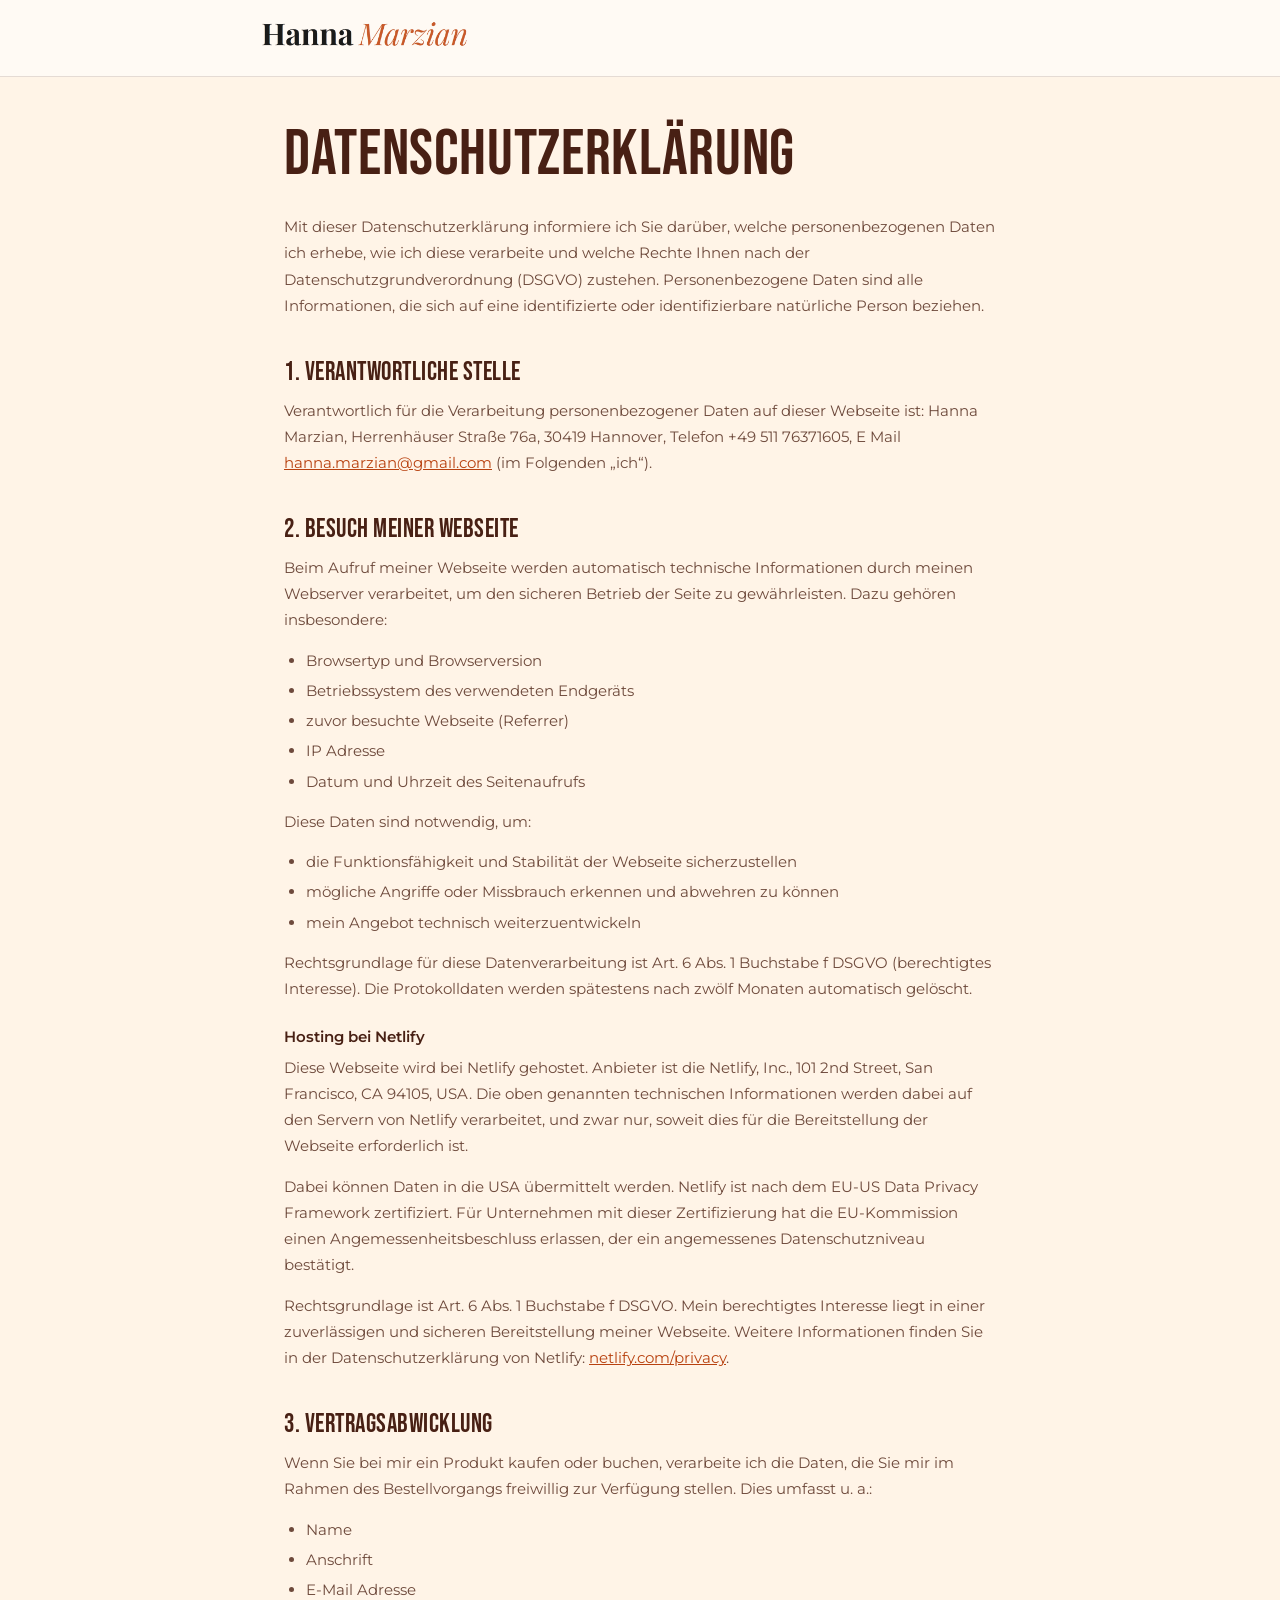
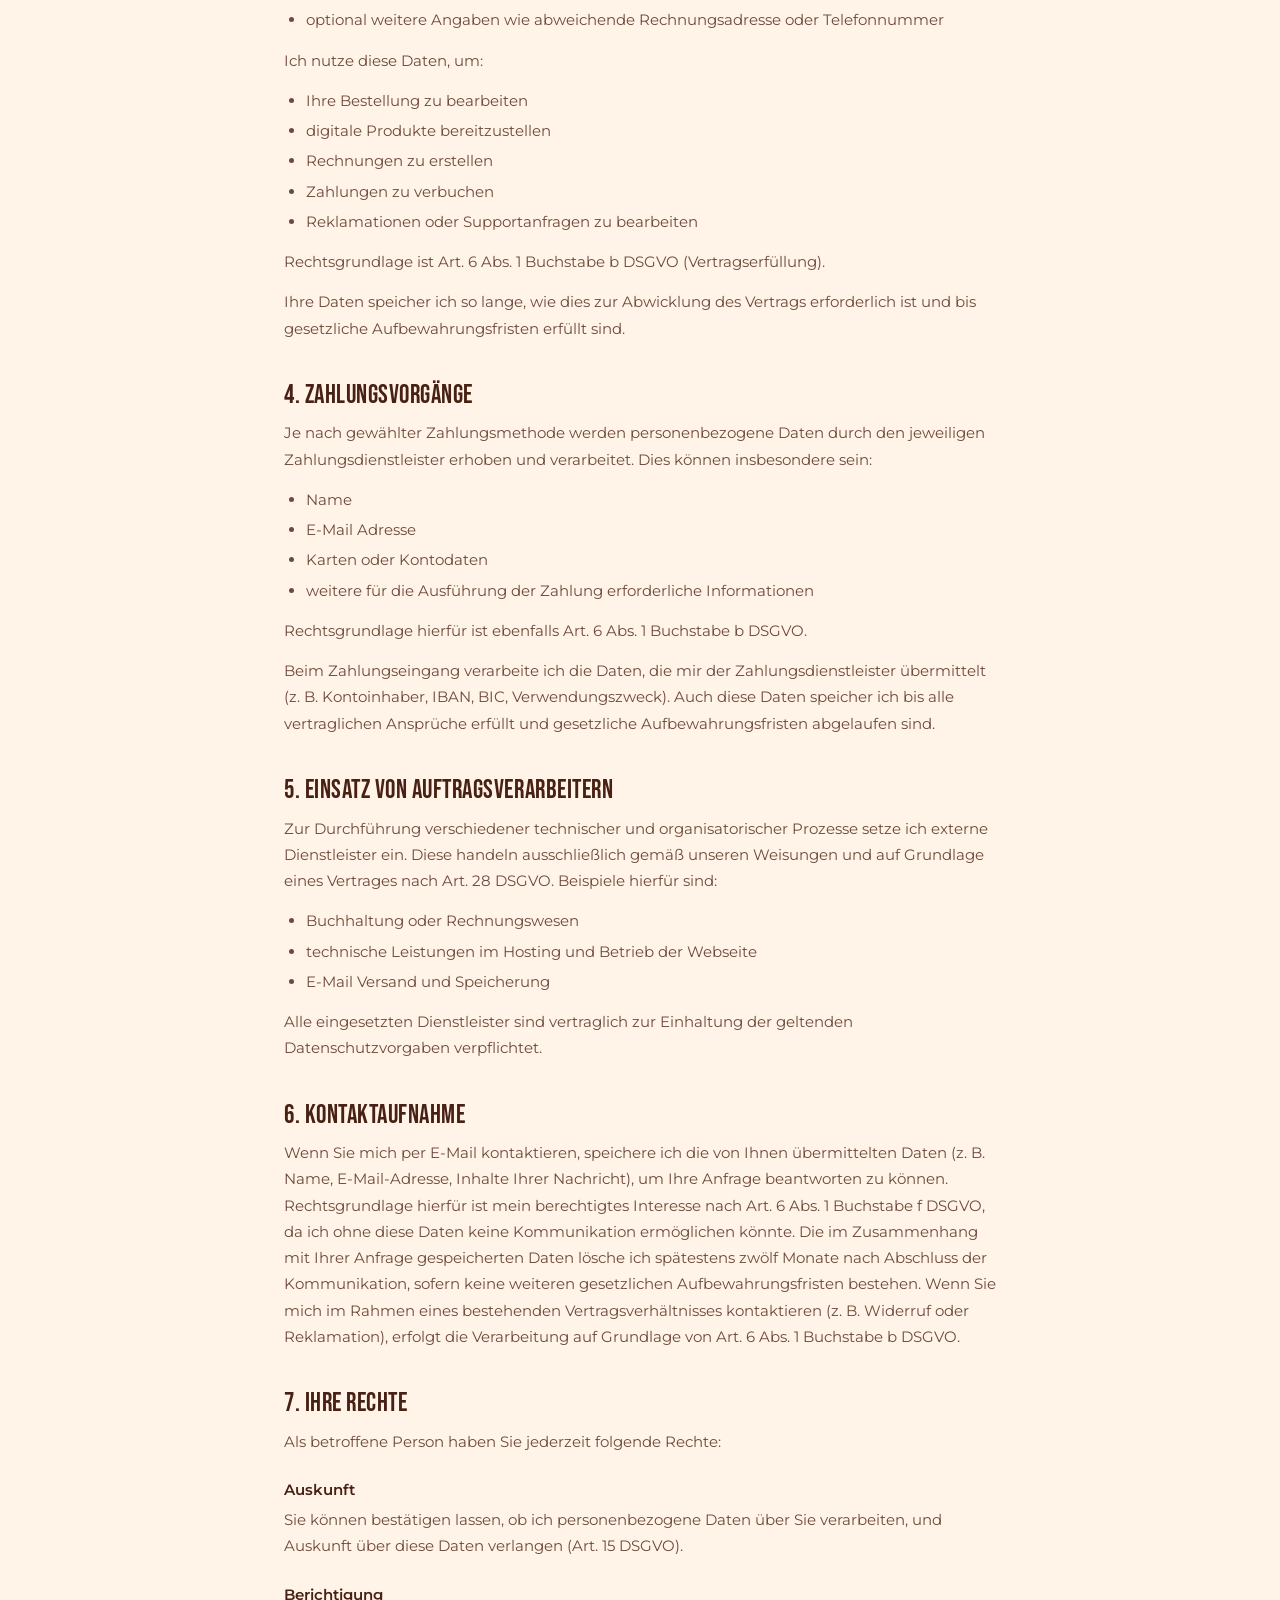
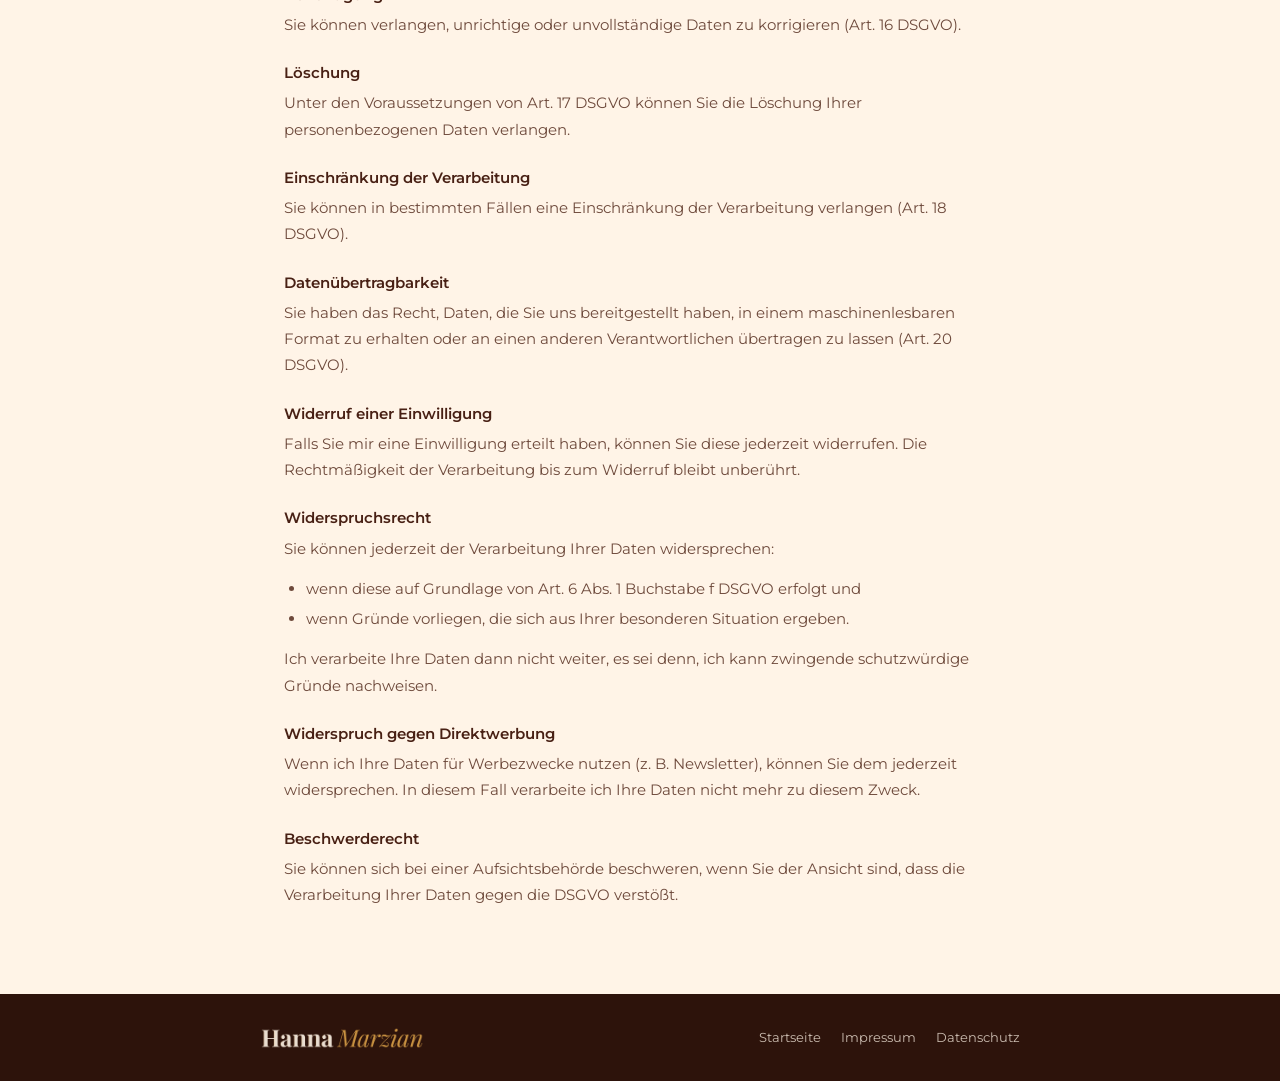
<file: datenschutz.html>
<!doctype html>
<html lang="de">
<head>
<meta charset="utf-8" />
<meta name="viewport" content="width=device-width, initial-scale=1, viewport-fit=cover" />
<meta name="robots" content="noindex" />
<title>Datenschutzerklärung · KI-Adventskalender · Hanna Marzian</title>
<meta name="color-scheme" content="light" />
<link rel="icon" href="favicon.svg" type="image/svg+xml" />
<link rel="stylesheet" href="fonts.css" />
<style>
  /* Gleiche Marke wie die Verkaufsseite: Brandbook „KI Hacks“ */
  *, *::before, *::after { box-sizing: border-box; }
  :root {
    --orange: #FF751D; --choc: #482014; --choc-deep: #2D130B; --gold: #E9AC4C; --cream: #FFF4E7;
    --paper: #FFFAF4; --orange-ink: #B8410F; --ink: #482014; --ink-soft: #6E4A3C; --line: rgba(72,32,20,0.14);
    --head: 'Bebas Neue', Impact, 'Arial Narrow', sans-serif;
    --body: 'Montserrat', system-ui, -apple-system, sans-serif;
    color-scheme: light;
  }
  html { background: var(--cream); }
  body { margin: 0; background: var(--cream); color: var(--ink-soft); font-family: var(--body); font-size: 15px; line-height: 1.75; -webkit-font-smoothing: antialiased; }
  header { border-bottom: 1px solid var(--line); padding: 20px 24px; background: var(--paper); }
  header .inner, main, footer .inner { max-width: 760px; margin: 0 auto; }
  .logo { display: inline-block; }
  .logo img { height: 28px; width: auto; display: block; }
  main { padding: 48px 24px 72px; }
  h1 { font-family: var(--head); font-weight: 400; text-transform: uppercase; letter-spacing: 0.01em; color: var(--ink); font-size: clamp(44px, 7vw, 64px); margin: 0 0 28px; line-height: 0.95; }
  h2 { font-family: var(--head); font-weight: 400; text-transform: uppercase; letter-spacing: 0.02em; color: var(--ink); font-size: 26px; margin: 40px 0 10px; line-height: 1.1; }
  h3 { font-family: var(--body); font-weight: 600; color: var(--ink); font-size: 15px; margin: 22px 0 4px; }
  p { margin: 0 0 14px; }
  ul { margin: 0 0 14px; padding-left: 22px; }
  li { margin-bottom: 4px; }
  a { color: var(--orange-ink); }
  .address { margin-bottom: 24px; }
  .address strong { color: var(--ink); }
  footer { background: var(--choc-deep); padding: 32px 24px calc(32px + env(safe-area-inset-bottom, 0px)); }
  footer .inner { display: flex; flex-wrap: wrap; gap: 20px; justify-content: space-between; align-items: center; }
  footer .flogo img { height: 22px; width: auto; display: block; }
  footer nav { display: flex; gap: 20px; flex-wrap: wrap; }
  footer a { color: rgba(255,244,231,0.75); text-decoration: none; font-size: 13px; }
  footer a:hover { color: var(--gold); }
</style>
</head>
<body>
<header><div class="inner"><a class="logo" href="index.html"><img src="logo-hanna-marzian.png" alt="Hanna Marzian, zur Startseite" width="760" height="102" /></a></div></header>
<main>
<h1>Datenschutzerklärung</h1>
<p>Mit dieser Datenschutzerklärung informiere ich Sie darüber, welche personenbezogenen Daten ich erhebe, wie ich diese verarbeite und welche Rechte Ihnen nach der Datenschutzgrundverordnung (DSGVO) zustehen. Personenbezogene Daten sind alle Informationen, die sich auf eine identifizierte oder identifizierbare natürliche Person beziehen.</p>
<h2>1. Verantwortliche Stelle</h2>
<p>Verantwortlich für die Verarbeitung personenbezogener Daten auf dieser Webseite ist: Hanna Marzian, Herrenhäuser Straße 76a, 30419 Hannover, Telefon +49 511 76371605, E Mail <a href="mailto:hanna.marzian@gmail.com">hanna.marzian@gmail.com</a> (im Folgenden „ich“).</p>
<h2>2. Besuch meiner Webseite</h2>
<p>Beim Aufruf meiner Webseite werden automatisch technische Informationen durch meinen Webserver verarbeitet, um den sicheren Betrieb der Seite zu gewährleisten. Dazu gehören insbesondere:</p>
<ul>
  <li>Browsertyp und Browserversion</li>
  <li>Betriebssystem des verwendeten Endgeräts</li>
  <li>zuvor besuchte Webseite (Referrer)</li>
  <li>IP Adresse</li>
  <li>Datum und Uhrzeit des Seitenaufrufs</li>
</ul>
<p>Diese Daten sind notwendig, um:</p>
<ul>
  <li>die Funktionsfähigkeit und Stabilität der Webseite sicherzustellen</li>
  <li>mögliche Angriffe oder Missbrauch erkennen und abwehren zu können</li>
  <li>mein Angebot technisch weiterzuentwickeln</li>
</ul>
<p>Rechtsgrundlage für diese Datenverarbeitung ist Art. 6 Abs. 1 Buchstabe f DSGVO (berechtigtes Interesse). Die Protokolldaten werden spätestens nach zwölf Monaten automatisch gelöscht.</p>
<h3>Hosting bei Netlify</h3>
<p>Diese Webseite wird bei Netlify gehostet. Anbieter ist die Netlify, Inc., 101 2nd Street, San Francisco, CA 94105, USA. Die oben genannten technischen Informationen werden dabei auf den Servern von Netlify verarbeitet, und zwar nur, soweit dies für die Bereitstellung der Webseite erforderlich ist.</p>
<p>Dabei können Daten in die USA übermittelt werden. Netlify ist nach dem EU-US Data Privacy Framework zertifiziert. Für Unternehmen mit dieser Zertifizierung hat die EU-Kommission einen Angemessenheitsbeschluss erlassen, der ein angemessenes Datenschutzniveau bestätigt.</p>
<p>Rechtsgrundlage ist Art. 6 Abs. 1 Buchstabe f DSGVO. Mein berechtigtes Interesse liegt in einer zuverlässigen und sicheren Bereitstellung meiner Webseite. Weitere Informationen finden Sie in der Datenschutzerklärung von Netlify: <a href="https://www.netlify.com/privacy/" target="_blank" rel="noopener">netlify.com/privacy</a>.</p>
<h2>3. Vertragsabwicklung</h2>
<p>Wenn Sie bei mir ein Produkt kaufen oder buchen, verarbeite ich die Daten, die Sie mir im Rahmen des Bestellvorgangs freiwillig zur Verfügung stellen. Dies umfasst u. a.:</p>
<ul>
  <li>Name</li>
  <li>Anschrift</li>
  <li>E-Mail Adresse</li>
  <li>optional weitere Angaben wie abweichende Rechnungsadresse oder Telefonnummer</li>
</ul>
<p>Ich nutze diese Daten, um:</p>
<ul>
  <li>Ihre Bestellung zu bearbeiten</li>
  <li>digitale Produkte bereitzustellen</li>
  <li>Rechnungen zu erstellen</li>
  <li>Zahlungen zu verbuchen</li>
  <li>Reklamationen oder Supportanfragen zu bearbeiten</li>
</ul>
<p>Rechtsgrundlage ist Art. 6 Abs. 1 Buchstabe b DSGVO (Vertragserfüllung).</p>
<p>Ihre Daten speicher ich so lange, wie dies zur Abwicklung des Vertrags erforderlich ist und bis gesetzliche Aufbewahrungsfristen erfüllt sind.</p>
<h2>4. Zahlungsvorgänge</h2>
<p>Je nach gewählter Zahlungsmethode werden personenbezogene Daten durch den jeweiligen Zahlungsdienstleister erhoben und verarbeitet. Dies können insbesondere sein:</p>
<ul>
  <li>Name</li>
  <li>E-Mail Adresse</li>
  <li>Karten oder Kontodaten</li>
  <li>weitere für die Ausführung der Zahlung erforderliche Informationen</li>
</ul>
<p>Rechtsgrundlage hierfür ist ebenfalls Art. 6 Abs. 1 Buchstabe b DSGVO.</p>
<p>Beim Zahlungseingang verarbeite ich die Daten, die mir der Zahlungsdienstleister übermittelt (z. B. Kontoinhaber, IBAN, BIC, Verwendungszweck). Auch diese Daten speicher ich bis alle vertraglichen Ansprüche erfüllt und gesetzliche Aufbewahrungsfristen abgelaufen sind.</p>
<h2>5. Einsatz von Auftragsverarbeitern</h2>
<p>Zur Durchführung verschiedener technischer und organisatorischer Prozesse setze ich externe Dienstleister ein. Diese handeln ausschließlich gemäß unseren Weisungen und auf Grundlage eines Vertrages nach Art. 28 DSGVO. Beispiele hierfür sind:</p>
<ul>
  <li>Buchhaltung oder Rechnungswesen</li>
  <li>technische Leistungen im Hosting und Betrieb der Webseite</li>
  <li>E-Mail Versand und Speicherung</li>
</ul>
<p>Alle eingesetzten Dienstleister sind vertraglich zur Einhaltung der geltenden Datenschutzvorgaben verpflichtet.</p>
<h2>6. Kontaktaufnahme</h2>
<p>Wenn Sie mich per E-Mail kontaktieren, speichere ich die von Ihnen übermittelten Daten (z. B. Name, E-Mail-Adresse, Inhalte Ihrer Nachricht), um Ihre Anfrage beantworten zu können. Rechtsgrundlage hierfür ist mein berechtigtes Interesse nach Art. 6 Abs. 1 Buchstabe f DSGVO, da ich ohne diese Daten keine Kommunikation ermöglichen könnte. Die im Zusammenhang mit Ihrer Anfrage gespeicherten Daten lösche ich spätestens zwölf Monate nach Abschluss der Kommunikation, sofern keine weiteren gesetzlichen Aufbewahrungsfristen bestehen. Wenn Sie mich im Rahmen eines bestehenden Vertragsverhältnisses kontaktieren (z. B. Widerruf oder Reklamation), erfolgt die Verarbeitung auf Grundlage von Art. 6 Abs. 1 Buchstabe b DSGVO.</p>
<h2>7. Ihre Rechte</h2>
<p>Als betroffene Person haben Sie jederzeit folgende Rechte:</p>
<h3>Auskunft</h3>
<p>Sie können bestätigen lassen, ob ich personenbezogene Daten über Sie verarbeiten, und Auskunft über diese Daten verlangen (Art. 15 DSGVO).</p>
<h3>Berichtigung</h3>
<p>Sie können verlangen, unrichtige oder unvollständige Daten zu korrigieren (Art. 16 DSGVO).</p>
<h3>Löschung</h3>
<p>Unter den Voraussetzungen von Art. 17 DSGVO können Sie die Löschung Ihrer personenbezogenen Daten verlangen.</p>
<h3>Einschränkung der Verarbeitung</h3>
<p>Sie können in bestimmten Fällen eine Einschränkung der Verarbeitung verlangen (Art. 18 DSGVO).</p>
<h3>Datenübertragbarkeit</h3>
<p>Sie haben das Recht, Daten, die Sie uns bereitgestellt haben, in einem maschinenlesbaren Format zu erhalten oder an einen anderen Verantwortlichen übertragen zu lassen (Art. 20 DSGVO).</p>
<h3>Widerruf einer Einwilligung</h3>
<p>Falls Sie mir eine Einwilligung erteilt haben, können Sie diese jederzeit widerrufen. Die Rechtmäßigkeit der Verarbeitung bis zum Widerruf bleibt unberührt.</p>
<h3>Widerspruchsrecht</h3>
<p>Sie können jederzeit der Verarbeitung Ihrer Daten widersprechen:</p>
<ul>
  <li>wenn diese auf Grundlage von Art. 6 Abs. 1 Buchstabe f DSGVO erfolgt und</li>
  <li>wenn Gründe vorliegen, die sich aus Ihrer besonderen Situation ergeben.</li>
</ul>
<p>Ich verarbeite Ihre Daten dann nicht weiter, es sei denn, ich kann zwingende schutzwürdige Gründe nachweisen.</p>
<h3>Widerspruch gegen Direktwerbung</h3>
<p>Wenn ich Ihre Daten für Werbezwecke nutzen (z. B. Newsletter), können Sie dem jederzeit widersprechen. In diesem Fall verarbeite ich Ihre Daten nicht mehr zu diesem Zweck.</p>
<h3>Beschwerderecht</h3>
<p>Sie können sich bei einer Aufsichtsbehörde beschweren, wenn Sie der Ansicht sind, dass die Verarbeitung Ihrer Daten gegen die DSGVO verstößt.</p>
</main>
<footer><div class="inner">
  <div class="flogo"><img src="logo-hanna-marzian-hell.png" alt="Hanna Marzian" width="760" height="102" /></div>
  <nav>
    <a href="index.html">Startseite</a>
    <a href="impressum.html">Impressum</a>
    <a href="datenschutz.html">Datenschutz</a>
  </nav>
</div></footer>
</body>
</html>
</file>
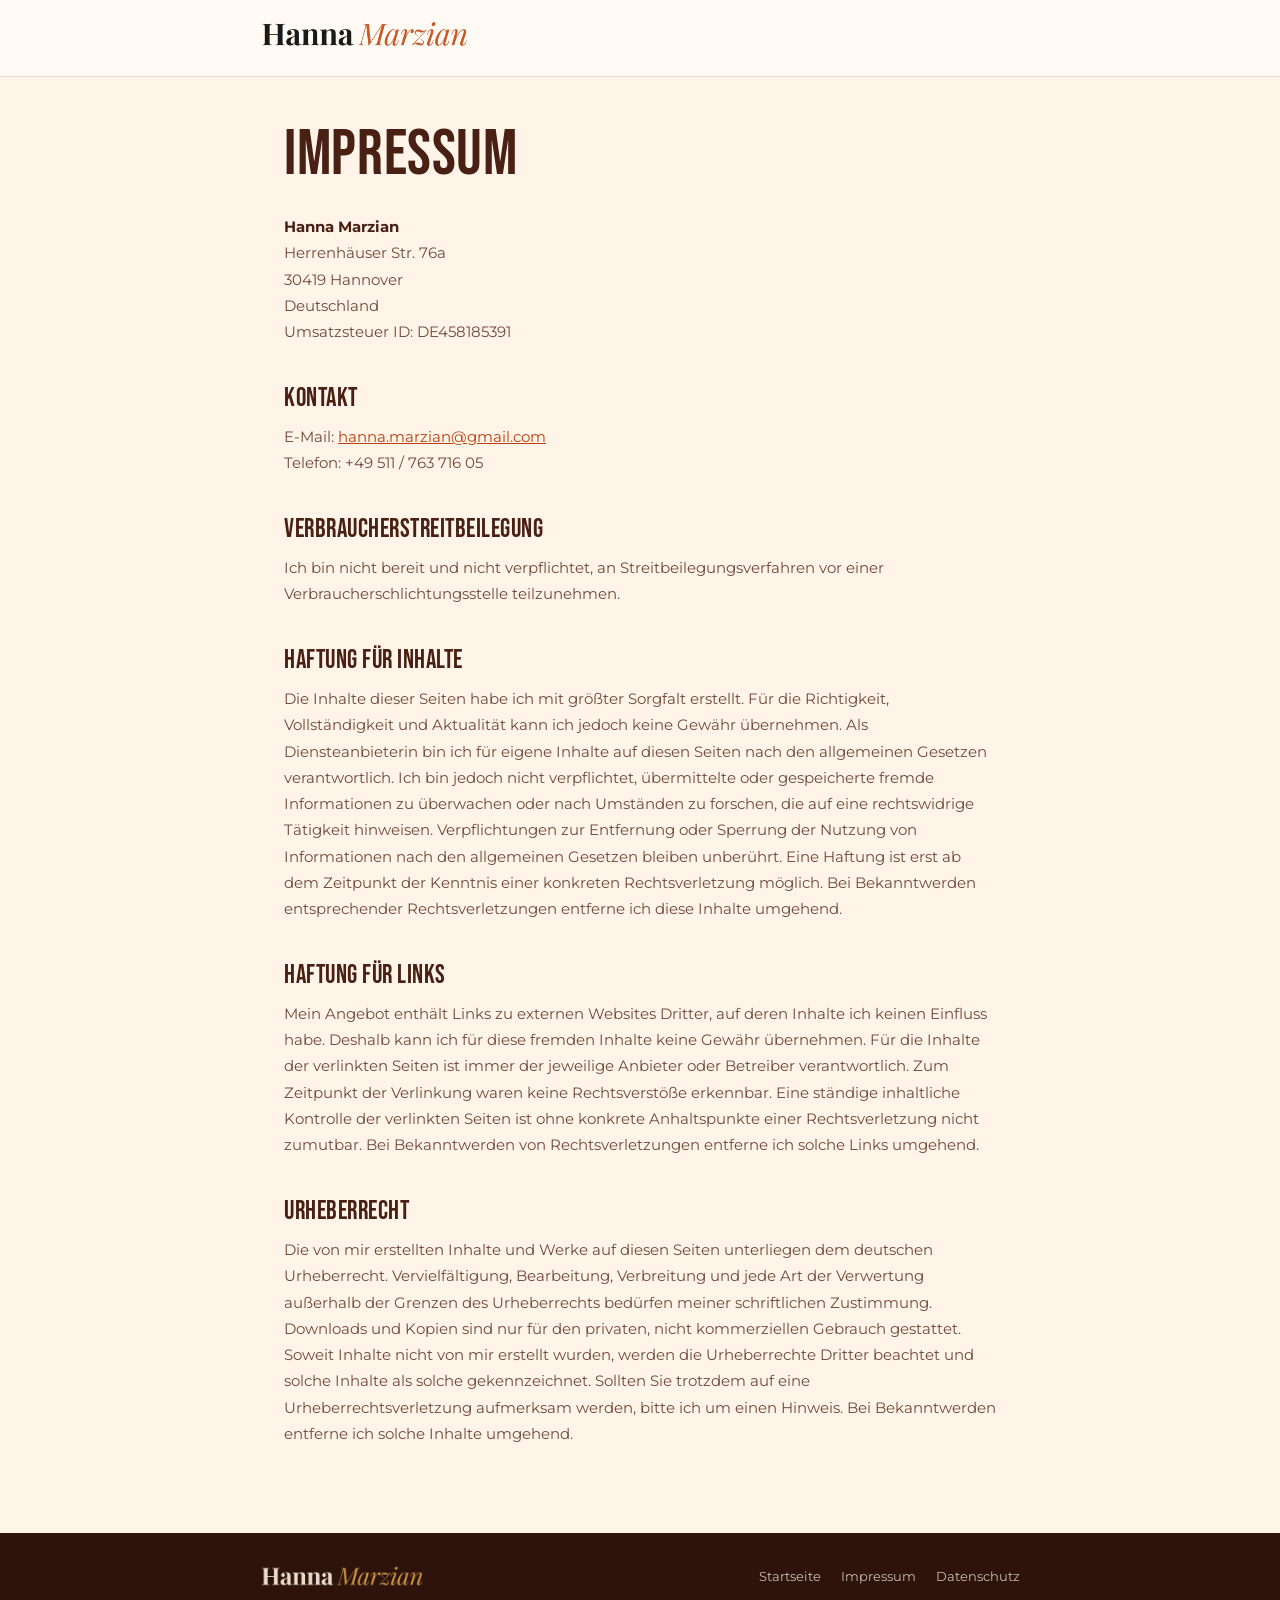
<file: impressum.html>
<!doctype html>
<html lang="de">
<head>
<meta charset="utf-8" />
<meta name="viewport" content="width=device-width, initial-scale=1, viewport-fit=cover" />
<meta name="robots" content="noindex" />
<title>Impressum · KI-Adventskalender · Hanna Marzian</title>
<meta name="color-scheme" content="light" />
<link rel="icon" href="favicon.svg" type="image/svg+xml" />
<link rel="stylesheet" href="fonts.css" />
<style>
  /* Gleiche Marke wie die Verkaufsseite: Brandbook „KI Hacks“ */
  *, *::before, *::after { box-sizing: border-box; }
  :root {
    --orange: #FF751D; --choc: #482014; --choc-deep: #2D130B; --gold: #E9AC4C; --cream: #FFF4E7;
    --paper: #FFFAF4; --orange-ink: #B8410F; --ink: #482014; --ink-soft: #6E4A3C; --line: rgba(72,32,20,0.14);
    --head: 'Bebas Neue', Impact, 'Arial Narrow', sans-serif;
    --body: 'Montserrat', system-ui, -apple-system, sans-serif;
    color-scheme: light;
  }
  html { background: var(--cream); }
  body { margin: 0; background: var(--cream); color: var(--ink-soft); font-family: var(--body); font-size: 15px; line-height: 1.75; -webkit-font-smoothing: antialiased; }
  header { border-bottom: 1px solid var(--line); padding: 20px 24px; background: var(--paper); }
  header .inner, main, footer .inner { max-width: 760px; margin: 0 auto; }
  .logo { display: inline-block; }
  .logo img { height: 28px; width: auto; display: block; }
  main { padding: 48px 24px 72px; }
  h1 { font-family: var(--head); font-weight: 400; text-transform: uppercase; letter-spacing: 0.01em; color: var(--ink); font-size: clamp(44px, 7vw, 64px); margin: 0 0 28px; line-height: 0.95; }
  h2 { font-family: var(--head); font-weight: 400; text-transform: uppercase; letter-spacing: 0.02em; color: var(--ink); font-size: 26px; margin: 40px 0 10px; line-height: 1.1; }
  h3 { font-family: var(--body); font-weight: 600; color: var(--ink); font-size: 15px; margin: 22px 0 4px; }
  p { margin: 0 0 14px; }
  ul { margin: 0 0 14px; padding-left: 22px; }
  li { margin-bottom: 4px; }
  a { color: var(--orange-ink); }
  .address { margin-bottom: 24px; }
  .address strong { color: var(--ink); }
  footer { background: var(--choc-deep); padding: 32px 24px calc(32px + env(safe-area-inset-bottom, 0px)); }
  footer .inner { display: flex; flex-wrap: wrap; gap: 20px; justify-content: space-between; align-items: center; }
  footer .flogo img { height: 22px; width: auto; display: block; }
  footer nav { display: flex; gap: 20px; flex-wrap: wrap; }
  footer a { color: rgba(255,244,231,0.75); text-decoration: none; font-size: 13px; }
  footer a:hover { color: var(--gold); }
</style>
</head>
<body>
<header><div class="inner"><a class="logo" href="index.html"><img src="logo-hanna-marzian.png" alt="Hanna Marzian, zur Startseite" width="760" height="102" /></a></div></header>
<main>
<h1>Impressum</h1>
<p class="address"><strong>Hanna Marzian</strong><br>Herrenhäuser Str. 76a<br>30419 Hannover<br>Deutschland<br>Umsatzsteuer ID: DE458185391</p>
<h2>Kontakt</h2>
<p>E-Mail: <a href="mailto:hanna.marzian@gmail.com">hanna.marzian@gmail.com</a><br>Telefon: +49 511 / 763 716 05</p>
<h2>Verbraucherstreitbeilegung</h2>
<p>Ich bin nicht bereit und nicht verpflichtet, an Streitbeilegungsverfahren vor einer Verbraucherschlichtungsstelle teilzunehmen.</p>
<h2>Haftung für Inhalte</h2>
<p>Die Inhalte dieser Seiten habe ich mit größter Sorgfalt erstellt. Für die Richtigkeit, Vollständigkeit und Aktualität kann ich jedoch keine Gewähr übernehmen. Als Diensteanbieterin bin ich für eigene Inhalte auf diesen Seiten nach den allgemeinen Gesetzen verantwortlich. Ich bin jedoch nicht verpflichtet, übermittelte oder gespeicherte fremde Informationen zu überwachen oder nach Umständen zu forschen, die auf eine rechtswidrige Tätigkeit hinweisen. Verpflichtungen zur Entfernung oder Sperrung der Nutzung von Informationen nach den allgemeinen Gesetzen bleiben unberührt. Eine Haftung ist erst ab dem Zeitpunkt der Kenntnis einer konkreten Rechtsverletzung möglich. Bei Bekanntwerden entsprechender Rechtsverletzungen entferne ich diese Inhalte umgehend.</p>
<h2>Haftung für Links</h2>
<p>Mein Angebot enthält Links zu externen Websites Dritter, auf deren Inhalte ich keinen Einfluss habe. Deshalb kann ich für diese fremden Inhalte keine Gewähr übernehmen. Für die Inhalte der verlinkten Seiten ist immer der jeweilige Anbieter oder Betreiber verantwortlich. Zum Zeitpunkt der Verlinkung waren keine Rechtsverstöße erkennbar. Eine ständige inhaltliche Kontrolle der verlinkten Seiten ist ohne konkrete Anhaltspunkte einer Rechtsverletzung nicht zumutbar. Bei Bekanntwerden von Rechtsverletzungen entferne ich solche Links umgehend.</p>
<h2>Urheberrecht</h2>
<p>Die von mir erstellten Inhalte und Werke auf diesen Seiten unterliegen dem deutschen Urheberrecht. Vervielfältigung, Bearbeitung, Verbreitung und jede Art der Verwertung außerhalb der Grenzen des Urheberrechts bedürfen meiner schriftlichen Zustimmung. Downloads und Kopien sind nur für den privaten, nicht kommerziellen Gebrauch gestattet. Soweit Inhalte nicht von mir erstellt wurden, werden die Urheberrechte Dritter beachtet und solche Inhalte als solche gekennzeichnet. Sollten Sie trotzdem auf eine Urheberrechtsverletzung aufmerksam werden, bitte ich um einen Hinweis. Bei Bekanntwerden entferne ich solche Inhalte umgehend.</p>
</main>
<footer><div class="inner">
  <div class="flogo"><img src="logo-hanna-marzian-hell.png" alt="Hanna Marzian" width="760" height="102" /></div>
  <nav>
    <a href="index.html">Startseite</a>
    <a href="impressum.html">Impressum</a>
    <a href="datenschutz.html">Datenschutz</a>
  </nav>
</div></footer>
</body>
</html>
</file>
<file: fonts.css>
/* Lokal gehostete Schriften (Quelle: Fontsource, SIL Open Font License). Kein Google Fonts. */

@font-face {
  font-family: 'Bebas Neue';
  font-style: normal;
  font-display: swap;
  font-weight: 400;
  src: url(./bebas-neue-latin-ext-400-normal.woff2) format('woff2');
  unicode-range: U+0100-02BA,U+02BD-02C5,U+02C7-02CC,U+02CE-02D7,U+02DD-02FF,U+0304,U+0308,U+0329,U+1D00-1DBF,U+1E00-1E9F,U+1EF2-1EFF,U+2020,U+20A0-20AB,U+20AD-20C0,U+2113,U+2C60-2C7F,U+A720-A7FF;
}
@font-face {
  font-family: 'Bebas Neue';
  font-style: normal;
  font-display: swap;
  font-weight: 400;
  src: url(./bebas-neue-latin-400-normal.woff2) format('woff2');
  unicode-range: U+0000-00FF,U+0131,U+0152-0153,U+02BB-02BC,U+02C6,U+02DA,U+02DC,U+0304,U+0308,U+0329,U+2000-206F,U+20AC,U+2122,U+2191,U+2193,U+2212,U+2215,U+FEFF,U+FFFD;
}

@font-face {
  font-family: 'Cormorant Garamond';
  font-style: italic;
  font-display: swap;
  font-weight: 500;
  src: url(./cormorant-garamond-latin-ext-500-italic.woff2) format('woff2');
  unicode-range: U+0100-02BA,U+02BD-02C5,U+02C7-02CC,U+02CE-02D7,U+02DD-02FF,U+0304,U+0308,U+0329,U+1D00-1DBF,U+1E00-1E9F,U+1EF2-1EFF,U+2020,U+20A0-20AB,U+20AD-20C0,U+2113,U+2C60-2C7F,U+A720-A7FF;
}
@font-face {
  font-family: 'Cormorant Garamond';
  font-style: italic;
  font-display: swap;
  font-weight: 500;
  src: url(./cormorant-garamond-latin-500-italic.woff2) format('woff2');
  unicode-range: U+0000-00FF,U+0131,U+0152-0153,U+02BB-02BC,U+02C6,U+02DA,U+02DC,U+0304,U+0308,U+0329,U+2000-206F,U+20AC,U+2122,U+2191,U+2193,U+2212,U+2215,U+FEFF,U+FFFD;
}

@font-face {
  font-family: 'Cormorant Garamond';
  font-style: italic;
  font-display: swap;
  font-weight: 600;
  src: url(./cormorant-garamond-latin-ext-600-italic.woff2) format('woff2');
  unicode-range: U+0100-02BA,U+02BD-02C5,U+02C7-02CC,U+02CE-02D7,U+02DD-02FF,U+0304,U+0308,U+0329,U+1D00-1DBF,U+1E00-1E9F,U+1EF2-1EFF,U+2020,U+20A0-20AB,U+20AD-20C0,U+2113,U+2C60-2C7F,U+A720-A7FF;
}
@font-face {
  font-family: 'Cormorant Garamond';
  font-style: italic;
  font-display: swap;
  font-weight: 600;
  src: url(./cormorant-garamond-latin-600-italic.woff2) format('woff2');
  unicode-range: U+0000-00FF,U+0131,U+0152-0153,U+02BB-02BC,U+02C6,U+02DA,U+02DC,U+0304,U+0308,U+0329,U+2000-206F,U+20AC,U+2122,U+2191,U+2193,U+2212,U+2215,U+FEFF,U+FFFD;
}

@font-face {
  font-family: 'Montserrat';
  font-style: normal;
  font-display: swap;
  font-weight: 400;
  src: url(./montserrat-latin-ext-400-normal.woff2) format('woff2');
  unicode-range: U+0100-02BA,U+02BD-02C5,U+02C7-02CC,U+02CE-02D7,U+02DD-02FF,U+0304,U+0308,U+0329,U+1D00-1DBF,U+1E00-1E9F,U+1EF2-1EFF,U+2020,U+20A0-20AB,U+20AD-20C0,U+2113,U+2C60-2C7F,U+A720-A7FF;
}
@font-face {
  font-family: 'Montserrat';
  font-style: normal;
  font-display: swap;
  font-weight: 400;
  src: url(./montserrat-latin-400-normal.woff2) format('woff2');
  unicode-range: U+0000-00FF,U+0131,U+0152-0153,U+02BB-02BC,U+02C6,U+02DA,U+02DC,U+0304,U+0308,U+0329,U+2000-206F,U+20AC,U+2122,U+2191,U+2193,U+2212,U+2215,U+FEFF,U+FFFD;
}

@font-face {
  font-family: 'Montserrat';
  font-style: normal;
  font-display: swap;
  font-weight: 500;
  src: url(./montserrat-latin-ext-500-normal.woff2) format('woff2');
  unicode-range: U+0100-02BA,U+02BD-02C5,U+02C7-02CC,U+02CE-02D7,U+02DD-02FF,U+0304,U+0308,U+0329,U+1D00-1DBF,U+1E00-1E9F,U+1EF2-1EFF,U+2020,U+20A0-20AB,U+20AD-20C0,U+2113,U+2C60-2C7F,U+A720-A7FF;
}
@font-face {
  font-family: 'Montserrat';
  font-style: normal;
  font-display: swap;
  font-weight: 500;
  src: url(./montserrat-latin-500-normal.woff2) format('woff2');
  unicode-range: U+0000-00FF,U+0131,U+0152-0153,U+02BB-02BC,U+02C6,U+02DA,U+02DC,U+0304,U+0308,U+0329,U+2000-206F,U+20AC,U+2122,U+2191,U+2193,U+2212,U+2215,U+FEFF,U+FFFD;
}

@font-face {
  font-family: 'Montserrat';
  font-style: normal;
  font-display: swap;
  font-weight: 600;
  src: url(./montserrat-latin-ext-600-normal.woff2) format('woff2');
  unicode-range: U+0100-02BA,U+02BD-02C5,U+02C7-02CC,U+02CE-02D7,U+02DD-02FF,U+0304,U+0308,U+0329,U+1D00-1DBF,U+1E00-1E9F,U+1EF2-1EFF,U+2020,U+20A0-20AB,U+20AD-20C0,U+2113,U+2C60-2C7F,U+A720-A7FF;
}
@font-face {
  font-family: 'Montserrat';
  font-style: normal;
  font-display: swap;
  font-weight: 600;
  src: url(./montserrat-latin-600-normal.woff2) format('woff2');
  unicode-range: U+0000-00FF,U+0131,U+0152-0153,U+02BB-02BC,U+02C6,U+02DA,U+02DC,U+0304,U+0308,U+0329,U+2000-206F,U+20AC,U+2122,U+2191,U+2193,U+2212,U+2215,U+FEFF,U+FFFD;
}

@font-face {
  font-family: 'Montserrat';
  font-style: normal;
  font-display: swap;
  font-weight: 700;
  src: url(./montserrat-latin-ext-700-normal.woff2) format('woff2');
  unicode-range: U+0100-02BA,U+02BD-02C5,U+02C7-02CC,U+02CE-02D7,U+02DD-02FF,U+0304,U+0308,U+0329,U+1D00-1DBF,U+1E00-1E9F,U+1EF2-1EFF,U+2020,U+20A0-20AB,U+20AD-20C0,U+2113,U+2C60-2C7F,U+A720-A7FF;
}
@font-face {
  font-family: 'Montserrat';
  font-style: normal;
  font-display: swap;
  font-weight: 700;
  src: url(./montserrat-latin-700-normal.woff2) format('woff2');
  unicode-range: U+0000-00FF,U+0131,U+0152-0153,U+02BB-02BC,U+02C6,U+02DA,U+02DC,U+0304,U+0308,U+0329,U+2000-206F,U+20AC,U+2122,U+2191,U+2193,U+2212,U+2215,U+FEFF,U+FFFD;
}
</file>
